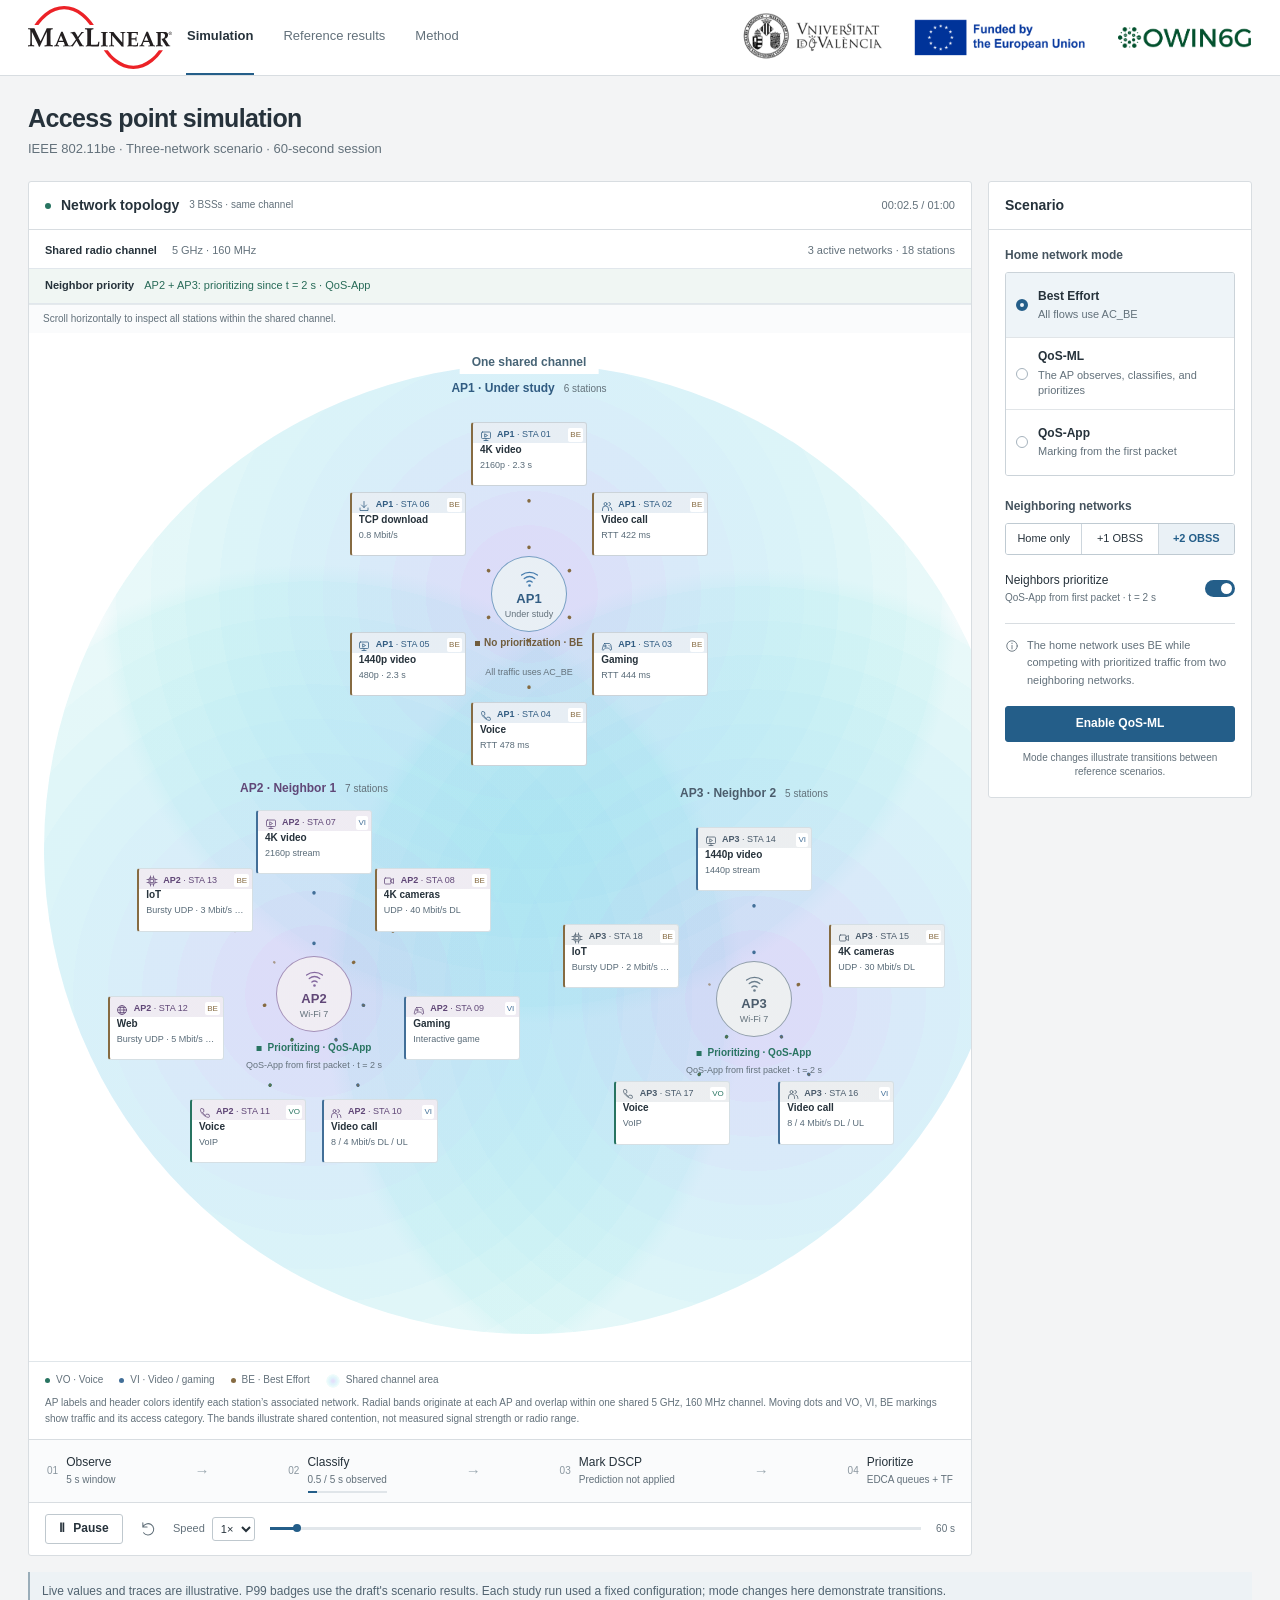
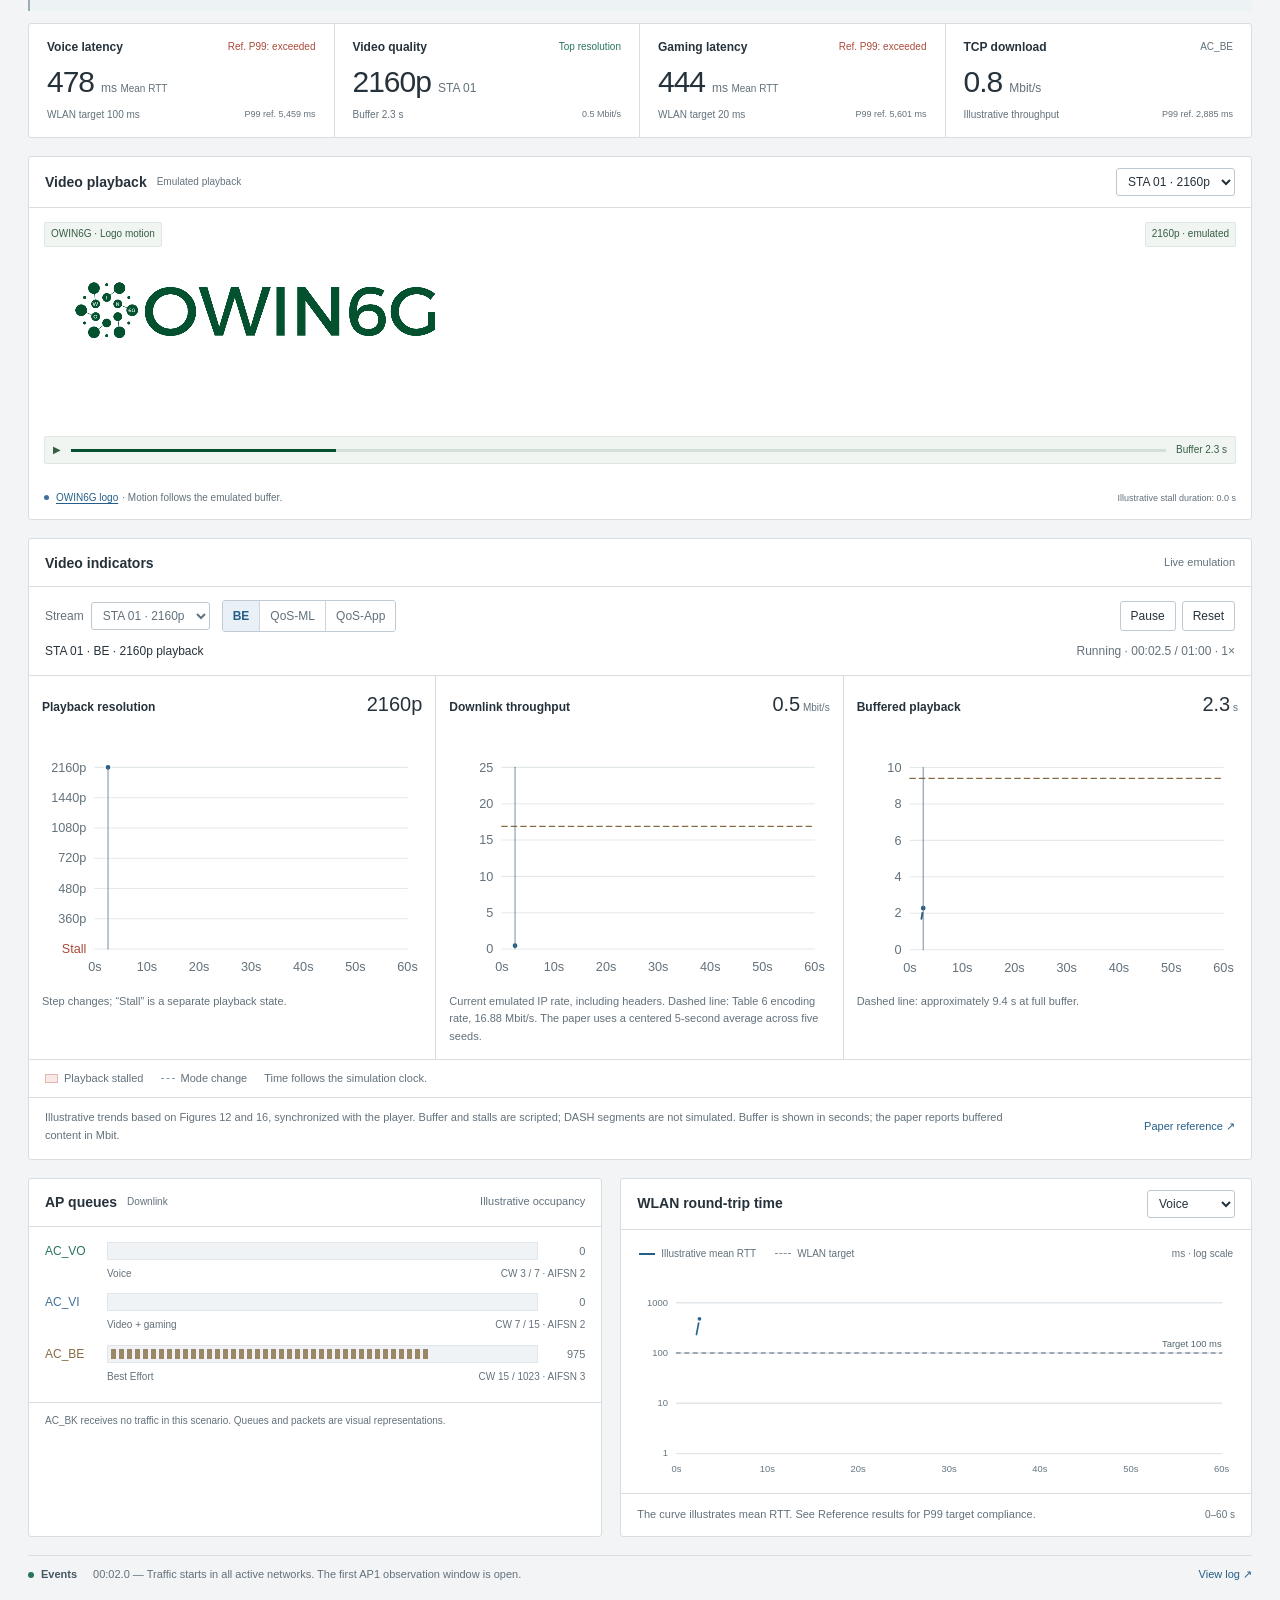
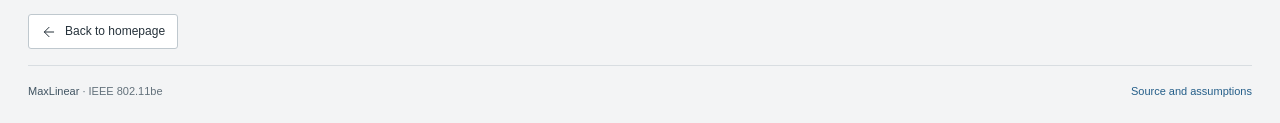
<file: edca-lab/index.html>
<!doctype html>
<html lang="en">
<head>
  <meta charset="UTF-8"><meta name="viewport" content="width=device-width, initial-scale=1">
  <meta name="theme-color" content="#f4f5f6"><meta name="description" content="Interactive emulation of traffic classification and EDCA at an IEEE 802.11be access point, with reference results for voice, video, gaming, and bulk traffic.">
  <title>MaxLinear — Access point simulation</title>
  <link rel="canonical" href="https://fr-researcher.github.io/edca-lab/">
  <link rel="icon" href="data:image/svg+xml,%3Csvg xmlns='http://www.w3.org/2000/svg' viewBox='0 0 40 40'%3E%3Crect width='40' height='40' rx='4' fill='%232f5d83'/%3E%3Cpath d='M8 16Q20 5 32 16M12 22Q20 14 28 22M17 28Q20 25 23 28' fill='none' stroke='%23ffffff' stroke-width='3'/%3E%3C/svg%3E">
  <link rel="stylesheet" href="styles.css?v=20261007-wireless">
  <link rel="stylesheet" href="topology-layout.css?v=20261007-shared-channel">
  <link rel="stylesheet" href="video-results.css?v=20261007-reference-clean">
  <link rel="stylesheet" href="video-live.css?v=20261007-live-video">
</head>
<body>
  <svg class="icon-defs" aria-hidden="true"><defs>
    <symbol id="i-wifi" viewBox="0 0 24 24"><path d="M3 8a15 15 0 0 1 18 0M6 12a10 10 0 0 1 12 0M9 16a5 5 0 0 1 6 0"/><circle cx="12" cy="20" r=".8"/></symbol>
    <symbol id="i-lab" viewBox="0 0 24 24"><path d="M4 4h6v6H4zM14 4h6v6h-6zM4 14h6v6H4zM14 14h6v6h-6z"/></symbol>
    <symbol id="i-chart" viewBox="0 0 24 24"><path d="M4 3v17h17M8 15l4-5 4 3 5-8"/></symbol>
    <symbol id="i-book" viewBox="0 0 24 24"><path d="M12 5v16M12 5Q6 2 3 4v15q4-2 9 2 5-4 9-2V4q-4-2-9 1Z"/></symbol>
    <symbol id="i-video" viewBox="0 0 24 24"><rect x="3" y="4" width="18" height="13" rx="2"/><path d="m10 8 5 3-5 3ZM8 21h8M12 17v4"/></symbol>
    <symbol id="i-phone" viewBox="0 0 24 24"><path d="m5 3 4 1 1 5-3 2q2 4 6 6l2-3 5 1 1 4c-1 6-19-5-18-13Z"/></symbol>
    <symbol id="i-game" viewBox="0 0 24 24"><path d="M7 7h10q3 0 4 9t-6 0H9q-8 9-6 0T7 7ZM6 12h5M8.5 9.5v5M16 11h.1M18 14h.1"/></symbol>
    <symbol id="i-download" viewBox="0 0 24 24"><path d="M12 3v12m-5-5 5 5 5-5M4 16v5h16v-5"/></symbol>
    <symbol id="i-users" viewBox="0 0 24 24"><circle cx="9" cy="8" r="3"/><path d="M3 21v-3a6 6 0 0 1 12 0v3M16 5a3 3 0 0 1 0 6m2 3q4 0 4 7"/></symbol>
    <symbol id="i-arrow" viewBox="0 0 24 24"><path d="M4 12h16m-6-6 6 6-6 6"/></symbol>
    <symbol id="i-reset" viewBox="0 0 24 24"><path d="M4 10a8 8 0 1 1 1 8M4 4v6h6"/></symbol>
    <symbol id="i-bolt" viewBox="0 0 24 24"><path d="m14 2-9 12h7l-2 8 9-12h-7Z"/></symbol>
    <symbol id="i-info" viewBox="0 0 24 24"><circle cx="12" cy="12" r="9"/><path d="M12 11v6M12 7v1"/></symbol>
    <symbol id="i-camera" viewBox="0 0 24 24"><rect x="3" y="6" width="13" height="12" rx="2"/><path d="m16 10 5-3v10l-5-3Z"/></symbol>
    <symbol id="i-globe" viewBox="0 0 24 24"><circle cx="12" cy="12" r="9"/><ellipse cx="12" cy="12" rx="4" ry="9"/><path d="M3 12h18M5 7h14M5 17h14"/></symbol>
    <symbol id="i-chip" viewBox="0 0 24 24"><rect x="6" y="6" width="12" height="12" rx="2"/><path d="M9 2v4m6-4v4M9 18v4m6-4v4M2 9h4m-4 6h4m12-6h4m-4 6h4"/><rect x="9" y="9" width="6" height="6"/></symbol>
  </defs></svg>
  <div class="workspace">
    <header class="topbar">
      <a href="#" class="wordmark header-logo maxlinear-logo" aria-label="MaxLinear"><img src="assets/maxlinear-official.svg" alt="MaxLinear" width="531" height="231"></a>
      <div class="top-tabs" role="tablist" aria-label="Views"><button role="tab" aria-selected="true" data-view="lab" class="active">Simulation</button><button role="tab" aria-selected="false" data-view="compare">Reference results</button><button role="tab" aria-selected="false" data-view="method">Method</button></div>
      <div class="header-logos" aria-label="Organizations and funding">
        <a class="header-logo valencia-logo" href="https://www.uv.es/" target="_blank" rel="noopener noreferrer" aria-label="Universitat de València website"><img src="assets/universitat-valencia-seal.png" alt="Universitat de València" width="225" height="92"></a>
        <span class="header-logo eu-logo"><img src="assets/eu-funding-logo.png" alt="Funded by the European Union" width="466" height="104"></span>
        <a class="header-logo owin6g-logo" href="https://owin6g.eu/" target="_blank" rel="noopener noreferrer" aria-label="OWIN6G website"><span class="owin6g-mark" role="img" aria-label="OWIN6G"></span></a>
      </div>
    </header>
    <main>
      <div class="page-heading">
        <div><h1>Access point simulation</h1><p>IEEE 802.11be · Three-network scenario · 60-second session</p></div>
      </div>

      <section id="view-lab" class="view active" aria-label="Live lab">
        <div class="lab-grid">
          <section class="panel network-panel">
            <div class="panel-heading"><div><span class="status-dot" id="live-dot"></span><h2>Network topology</h2><span class="mini-tag" id="topology-count">Three BSSs</span></div><span class="mono muted" id="clock">00:00.0 / 01:00</span></div>
            <div class="shared-channel-bar"><strong>Shared radio channel</strong><span>5 GHz · 160 MHz</span><span id="active-network-count">3 networks · 18 stations</span></div>
            <div class="neighbor-priority-line"><strong>Neighbor priority</strong><span id="neighbor-priority-summary">Waiting for traffic · starts at t = 2 s</span></div>
            <div class="topology-scroll-hint">Scroll horizontally to inspect all stations within the shared channel.</div>
            <div class="topology-scroll" tabindex="0" aria-label="Active networks within one shared radio channel; scroll horizontally if needed">
              <div class="three-networks" id="network" data-network-count="3">
                <div class="shared-channel-boundary" aria-hidden="true"><div class="shared-channel-field"><i class="channel-bands channel-ap1"></i><i class="channel-bands channel-ap2"></i><i class="channel-bands channel-ap3"></i></div><span>One shared channel</span></div>
                <section class="bss" id="ap2" aria-labelledby="ap2-title"></section>
                <section class="bss bss-home" id="home-bss" aria-labelledby="home-bss-title">
                  <header class="bss-heading"><h3 id="home-bss-title">AP1 · Under study</h3><span>6 stations</span></header>
                  <div class="bss-state" id="network-mode">No prioritization · BE</div>
                  <p class="bss-timing" id="home-priority-timing">All traffic uses AC_BE</p>
                  <div class="bss-diagram">
                    <div class="radio-coverage" aria-hidden="true"><i></i><i></i></div>
                    <svg class="bss-links" viewBox="0 0 360 360" aria-hidden="true"><g class="moving-wires" id="moving-wires"></g></svg>
                    <div class="ap-node"><svg><use href="#i-wifi"/></svg><strong>AP1</strong><small>Under study</small></div>
                    <div class="bss-stations"><div class="station" data-station="sta1"><span class="station-icon violet"><svg><use href="#i-video"/></svg></span><div><small><b class="station-ap">AP1</b> · STA 01</small><strong>4K video</strong><span class="station-stat">Waiting for traffic</span></div><span class="ac-tag">BE</span></div><div class="station" data-station="sta2"><span class="station-icon blue"><svg><use href="#i-users"/></svg></span><div><small><b class="station-ap">AP1</b> · STA 02</small><strong>Video call</strong><span class="station-stat">Waiting for traffic</span></div><span class="ac-tag">BE</span></div><div class="station" data-station="sta3"><span class="station-icon blue"><svg><use href="#i-game"/></svg></span><div><small><b class="station-ap">AP1</b> · STA 03</small><strong>Gaming</strong><span class="station-stat">Waiting for traffic</span></div><span class="ac-tag">BE</span></div><div class="station" data-station="sta4"><span class="station-icon lime"><svg><use href="#i-phone"/></svg></span><div><small><b class="station-ap">AP1</b> · STA 04</small><strong>Voice</strong><span class="station-stat">Waiting for traffic</span></div><span class="ac-tag">BE</span></div><div class="station" data-station="sta5"><span class="station-icon violet"><svg><use href="#i-video"/></svg></span><div><small><b class="station-ap">AP1</b> · STA 05</small><strong>1440p video</strong><span class="station-stat">Waiting for traffic</span></div><span class="ac-tag">BE</span></div><div class="station" data-station="sta6"><span class="station-icon amber"><svg><use href="#i-download"/></svg></span><div><small><b class="station-ap">AP1</b> · STA 06</small><strong>TCP download</strong><span class="station-stat">Waiting for traffic</span></div><span class="ac-tag">BE</span></div></div>
                  </div>
                  <p class="bss-note" id="ap-caption">No priority marking</p>
                </section>
                <section class="bss" id="ap3" aria-labelledby="ap3-title"></section>
              </div>
            </div>
            <div class="topology-legend"><span><i class="ac-vo"></i>VO · Voice</span><span><i class="ac-vi"></i>VI · Video / gaming</span><span><i class="ac-be"></i>BE · Best Effort</span><span class="coverage-key"><i></i>Shared channel area</span></div>
            <p class="topology-note">AP labels and header colors identify each station’s associated network. Radial bands originate at each AP and overlap within one shared 5 GHz, 160 MHz channel. Moving dots and VO, VI, BE markings show traffic and its access category. The bands illustrate shared contention, not measured signal strength or radio range.</p>
            <div class="pipeline" aria-label="AP1 processing pipeline"><div><span class="step-number">01</span><span>Observe<span class="pipe-note">5 s window</span></span></div><span class="pipe-arrow">→</span><div id="classifier-stage"><span class="step-number">02</span><span>Classify<span class="pipe-note" id="classifier-note">7 features</span></span><div class="class-progress"><i id="class-progress"></i></div></div><span class="pipe-arrow">→</span><div><span class="step-number">03</span><span>Mark DSCP<span class="pipe-note" id="mark-note">Open loop</span></span></div><span class="pipe-arrow">→</span><div><span class="step-number">04</span><span>Prioritize<span class="pipe-note">EDCA queues + TF</span></span></div></div>
            <div class="transport"><div class="transport-buttons"><button id="play" class="button play" aria-label="Pause simulation">Ⅱ <span>Pause</span></button><button id="reset" class="icon-button" aria-label="Reset simulation" title="Reset"><svg><use href="#i-reset"/></svg></button><div class="speed-control"><label for="speed">Speed</label><select id="speed"><option value="1">1×</option><option value="2">2×</option><option value="4">4×</option></select></div></div><div class="timeline"><i id="timeline-progress"></i><span id="timeline-marker"></span></div><span class="mono muted">60 s</span></div>
          </section>

          <aside class="panel controls">
            <div class="panel-heading"><h2>Scenario</h2></div>
            <div class="control-body"><label class="control-label">Home network mode</label>
              <div class="mode-options" role="group" aria-label="Home network mode">
                <button data-mode="BE" class="mode-option active"><span class="radio-indicator"></span><span><strong>Best Effort</strong><small>All flows use AC_BE</small></span><span class="mode-code">BE</span></button>
                <button data-mode="QoS-ML" class="mode-option"><span class="radio-indicator"></span><span><strong>QoS-ML</strong><small>The AP observes, classifies, and prioritizes</small></span><span class="mode-code lime-text">ML</span></button>
                <button data-mode="QoS-App" class="mode-option"><span class="radio-indicator"></span><span><strong>QoS-App</strong><small>Marking from the first packet</small></span><span class="mode-code">APP</span></button>
              </div>
              <label class="control-label">Neighboring networks</label><div class="segment-control" role="group" aria-label="Number of neighboring networks"><button data-obss="0">Home only</button><button data-obss="1">+1 OBSS</button><button data-obss="2" class="active">+2 OBSS</button></div>
              <div class="toggle-row"><span>Neighbors prioritize<small>QoS-App from first packet · t = 2 s</small></span><button id="neighbor-toggle" class="toggle on" role="switch" aria-checked="true" aria-label="Neighbors prioritize"><i></i></button></div>
              <div class="scenario-insight"><svg><use href="#i-info"/></svg><p id="scenario-insight">The home network uses BE to compete with prioritized traffic from two neighboring networks.</p></div>
              <button id="activate" class="button primary"><span>Enable QoS-ML</span></button>
              <span class="control-footnote">Mode changes illustrate transitions between reference scenarios.</span>
            </div>
          </aside>
        </div>

        <p class="emulation-note">Live values and traces are illustrative. P99 badges use the draft's scenario results. Each study run used a fixed configuration; mode changes here demonstrate transitions.</p>
        <div class="metrics-grid">
          <article class="metric-card"><div class="metric-top"><span><svg><use href="#i-phone"/></svg>Voice latency</span><span class="metric-status" id="voice-status">Starting</span></div><div class="metric-value"><strong id="voice-value">—</strong><span>ms <small>Mean RTT</small></span><svg class="spark" id="voice-spark" viewBox="0 0 100 32" aria-hidden="true"></svg></div><div class="metric-bottom"><span>WLAN target <b>100 ms</b></span><span id="voice-p99">P99 ref. —</span></div></article>
          <article class="metric-card"><div class="metric-top"><span><svg><use href="#i-video"/></svg>Video quality</span><span class="metric-status" id="video-status">Starting</span></div><div class="metric-value"><strong id="video-value">—</strong><span id="video-unit">STA 01</span><div class="quality-bars" id="quality-bars"><i></i><i></i><i></i><i></i><i></i></div></div><div class="metric-bottom"><span>Buffer <b id="video-buffer">0.0 s</b></span><span id="video-rate">0.0 Mbit/s</span></div></article>
          <article class="metric-card"><div class="metric-top"><span><svg><use href="#i-game"/></svg>Gaming latency</span><span class="metric-status" id="game-status">Starting</span></div><div class="metric-value"><strong id="game-value">—</strong><span>ms <small>Mean RTT</small></span><svg class="spark blue-text" id="game-spark" viewBox="0 0 100 32" aria-hidden="true"></svg></div><div class="metric-bottom"><span>WLAN target <b>20 ms</b></span><span id="game-p99">P99 ref. —</span></div></article>
          <article class="metric-card"><div class="metric-top"><span><svg><use href="#i-download"/></svg>TCP download</span><span class="metric-status neutral">AC_BE</span></div><div class="metric-value"><strong id="bulk-value">—</strong><span>Mbit/s</span><svg class="spark amber-text" id="bulk-spark" viewBox="0 0 100 32" aria-hidden="true"></svg></div><div class="metric-bottom"><span>Illustrative throughput</span><span id="bulk-p99">P99 ref. —</span></div></article>
        </div>

        <div class="detail-grid">
          <section class="panel experience"><div class="panel-heading"><div><h2>Video playback</h2><span class="mini-tag">Emulated playback</span></div><select id="video-source" aria-label="Video to display"><option value="sta1">STA 01 · 2160p</option><option value="sta5">STA 05 · 1440p</option></select></div><div class="video-scene"><canvas id="video-canvas" aria-label="Animated OWIN6G logo showing emulated video motion, resolution and stalls"></canvas><div class="video-top"><span>OWIN6G · Logo motion</span><span id="video-overlay-quality">Waiting</span></div><div class="stall-overlay" id="stall-overlay"><span class="loader"></span><strong>Loading video</strong><small>The buffer is empty</small></div><div class="video-bottom"><span class="video-play-icon">▶</span><div><i id="video-buffer-bar"></i></div><span id="video-frame-status">Buffer 0.0 s</span></div></div><div class="experience-caption"><span class="small-dot violet-bg"></span><a href="https://owin6g.eu/" target="_blank" rel="noopener noreferrer" class="logo-source">OWIN6G logo</a> · Motion follows the emulated buffer.<span id="video-summary">TCP flow · MPEG-DASH</span></div></section>
          <section class="panel video-live-panel" id="video-study-results" aria-label="Live video indicators"></section>
          <section class="panel"><div class="panel-heading"><div><h2>AP queues</h2><span class="mini-tag">Downlink</span></div><span class="muted small">Illustrative occupancy</span></div><div class="queues" id="queues"></div><div class="queue-footnote">AC_BK receives no traffic in this scenario. Queues and packets are visual representations.</div></section>
          <section class="panel latency-panel"><div class="panel-heading"><div><h2>WLAN round-trip time</h2></div><select id="chart-service" aria-label="Service shown in the latency chart"><option value="sta4">Voice</option><option value="sta3">Gaming</option><option value="sta2">Video call</option></select></div><div class="chart-labels"><span><i class="legend-line lime-bg"></i>Illustrative mean RTT</span><span><i class="legend-dash"></i>WLAN target</span><span class="mono">ms · log scale</span></div><div class="chart-wrap"><svg id="rtt-chart" viewBox="0 0 640 210" role="img" aria-label="Illustrative mean WLAN RTT in milliseconds"></svg></div><div class="chart-bottom"><span id="chart-insight">Enable QoS-ML to observe the change in priority.</span><span class="mini-tag">0–60 s</span></div></section>
        </div>
        <div class="event-log"><span class="log-label"><span class="status-dot"></span>Events</span><span id="last-event" role="status">Preparing the coexistence scenario.</span><button class="text-button" id="show-log">View log ↗</button></div>
      </section>

      <section id="view-compare" class="view" aria-label="Mode comparison">
        <div class="section-intro"><h2>Reference results</h2><p>Results reported in the draft for the selected scenario, using five random seeds. RTT and throughput are evaluated from t = 7 s. Change the scenario in the Simulation tab.</p></div>
        <div class="comparison-scenario" id="comparison-scenario"></div><div class="compare-cards" id="compare-cards"></div>
        <div class="panel comparison-table-wrap"><table class="comparison-table"><thead><tr><th>Service / metric</th><th>Best Effort</th><th>QoS-ML</th><th>QoS-App</th><th>Evaluation criterion</th></tr></thead><tbody id="comparison-rows"></tbody></table></div>
        <div class="comparison-note"><svg><use href="#i-info"/></svg><div><p>Mean RTT is the mean of the five per-seed means. P99 uses RTT samples pooled across those seeds. TCP throughput is the mean across five seeds, from t = 7 s to the last received packet. The values are rounded labels from Figures 9–11 and 13–15 of the supplied draft.</p><p>The video rate criteria are 16.88 Mbit/s for 2160p and 8.44 Mbit/s for 1440p (Table 6). The IP throughput includes protocol headers. Meeting a rate criterion alone does not establish uninterrupted playback: the highest resolution, no stalls and a stable buffer are also required (Figures 12 and 16).</p><p>These results are independent of the animated session. QoS-App is a source-marking reference, not a strict upper bound on QoS-ML performance.</p></div></div>
        <section class="panel video-study-results" id="video-paper-results" aria-label="Video study reference"></section>
        <div class="takeaway-grid"><article><h3>Latency</h3><p>With BE neighbors, QoS-ML meets all three WLAN RTT targets. With QoS-App neighbors, voice meets its target, gaming exceeds 20 ms, and video calls exceed 100 ms with two neighbors.</p></article><article><h3>Video playback</h3><p>With BE neighbors, both videos retain their maximum resolution. With QoS-App neighbors, QoS-ML restores maximum resolution after the initial observation period. QoS-App retains maximum resolution from the start.</p></article><article><h3>Throughput trade-off</h3><p>Prioritization redistributes access to the channel. With two BE neighbors, mean TCP download throughput is 49.0 Mbit/s under BE and 41.3 Mbit/s under QoS-ML.</p></article></div>
      </section>

      <section id="view-method" class="view" aria-label="Methodology and scope">
        <div class="section-intro"><h2>Method and assumptions</h2><p>The study's classification, marking, and medium-access mechanisms, illustrated in a browser.</p></div>
        <div class="method-grid"><article class="panel method-article"><span class="method-number">01</span><h3>Flow observation</h3><p>In the study, the AP groups TCP and UDP packets carrying data into bidirectional flows. Every second, it analyzes the previous 5 seconds using five packet-size features and two timing features.</p><div class="method-callout">Traffic starts: t = 2 s<br>First complete window: t = 7 s</div><p>If a flow has no traffic in the final second of the window, the AP skips reclassification and retains its previous class. This is the <b>abstain</b> rule. Classification also runs in BE, but its predictions are not applied.</p></article><article class="panel method-article"><span class="method-number">02</span><h3>Classification and DSCP marking</h3><p>XGBoost predicts the application. The AP then rewrites DSCP in subsequent downlink packets before placing them in MAC queues.</p><div class="mapping-row"><span>Voice (VoIP)</span><b class="lime-text">AC_VO</b></div><div class="mapping-row"><span>Video · Video call · Gaming</span><b class="violet-text">AC_VI</b></div><div class="mapping-row"><span>TCP download</span><b class="amber-text">AC_BE</b></div><p>QoS-App marks downlink traffic at its source from the first packet. QoS-ML waits for the first complete observation window.</p></article><article class="panel method-article"><span class="method-number">03</span><h3>TXOP scheduling</h3><p>After winning channel access through EDCA and protecting it with RTS/CTS, the AP selects the station with the longest queue in the winning AC.</p><p>The Trigger Frame requests uplink transmission from the previous STA in the pairing sequence, provided it has pending traffic. The STA responds after SIFS without contending again.</p><div class="method-callout">First DL: AC = winning AC<br>Later DL: AC ≥ winning AC<br>Uplink: AC ≥ AC_BE</div><p>Round-robin scheduling continues while time remains in the TXOP. All three modes use this scheduler.</p></article></div>
        <div class="method-details"><article class="panel method-article"><h3>Study configuration</h3><dl class="spec-list"><div><dt>PHY</dt><dd>802.11be · 5 GHz · 160 MHz</dd></div><div><dt>Modulation</dt><dd>Fixed MCS 5 · 1 stream · 800 ns GI</dd></div><div><dt>Theoretical PHY rate</dt><dd>576.5 Mbit/s</dd></div><div><dt>Channel</dt><dd>No channel loss or hidden nodes</dd></div><div><dt>Scenarios</dt><dd>Home: 6 STA · AP2: 7 · AP3: 5</dd></div><div><dt>Duration</dt><dd>60 s · study metrics from t = 7 s</dd></div></dl></article><article class="panel method-article"><h3>EDCA parameters</h3><table class="edca-table"><thead><tr><th>AC</th><th>CWmin</th><th>CWmax</th><th>AIFSN</th><th>TXOP</th></tr></thead><tbody><tr><td class="lime-text">VO</td><td>3</td><td>7</td><td>2</td><td>2080 µs</td></tr><tr><td class="violet-text">VI</td><td>7</td><td>15</td><td>2</td><td>4096 µs</td></tr><tr><td class="amber-text">BE</td><td>15</td><td>1023</td><td>3</td><td>2528 µs</td></tr><tr><td>BK</td><td>15</td><td>1023</td><td>7</td><td>—</td></tr></tbody></table></article></div>
        <article class="scope-note"><svg><use href="#i-book"/></svg><div><h3>Scope of this emulation</h3><p>Based on the draft <cite>Enabling EDCA through machine learning at the access point in IEEE 802.11be WLANs</cite>, file “ML-activated EDCA_Draft_Final.pdf”, Sections 3–5 and Tables 5–6. The study uses ns-3.40 and an XGBoost classifier coupled through ns3-ai. This browser model illustrates the mechanisms and reported trends; it does not run ns-3 or a trained classifier. Each study run uses a fixed configuration. Switching modes during a session is an illustrative transition added for this demonstration.</p><p>Packets, queues, RTT traces, throughput, and video playback are synthetic. The live RTT curve illustrates variation around the reported mean; it is not computed from packet measurements. Reference P99 values come from the draft and are independent of the live traces. RTT covers the WLAN segment, not the full delay of a call. The visualization does not decode real video or measure your Wi-Fi. The original logo from the <a href="https://owin6g.eu/" target="_blank" rel="noopener noreferrer" class="logo-source">OWIN6G project website</a> is animated locally to illustrate video playback.</p><p>This emulation assumes correct AC assignment, consistent with the evaluated runs. The reported 99.6% accuracy applies to the classifier test set and is not used as an error probability here. In QoS-App, video TCP ACKs use AC_VI; all other uplink traffic remains in AC_BE.</p></div></article>
      </section>
      <div class="return-navigation"><a class="button subtle" href="https://fr-researcher.github.io/"><svg aria-hidden="true" viewBox="0 0 24 24"><path d="M19 12H5m7-7-7 7 7 7"/></svg>Back to homepage</a></div>
      <footer><span><span class="footer-brand">MaxLinear</span> · IEEE 802.11be</span><button data-view="method" class="text-button">Source and assumptions</button></footer>
    </main>
  </div>
  <dialog id="log-dialog"><div class="panel-heading"><h2>Session log</h2><button class="icon-button" id="close-log" aria-label="Close log">×</button></div><div id="log-entries"></div><div class="dialog-footer">Illustrative model events · simulation time</div></dialog>
  <script type="module" src="app.js?v=20261007-shared-channel"></script>
</body></html>
</file>
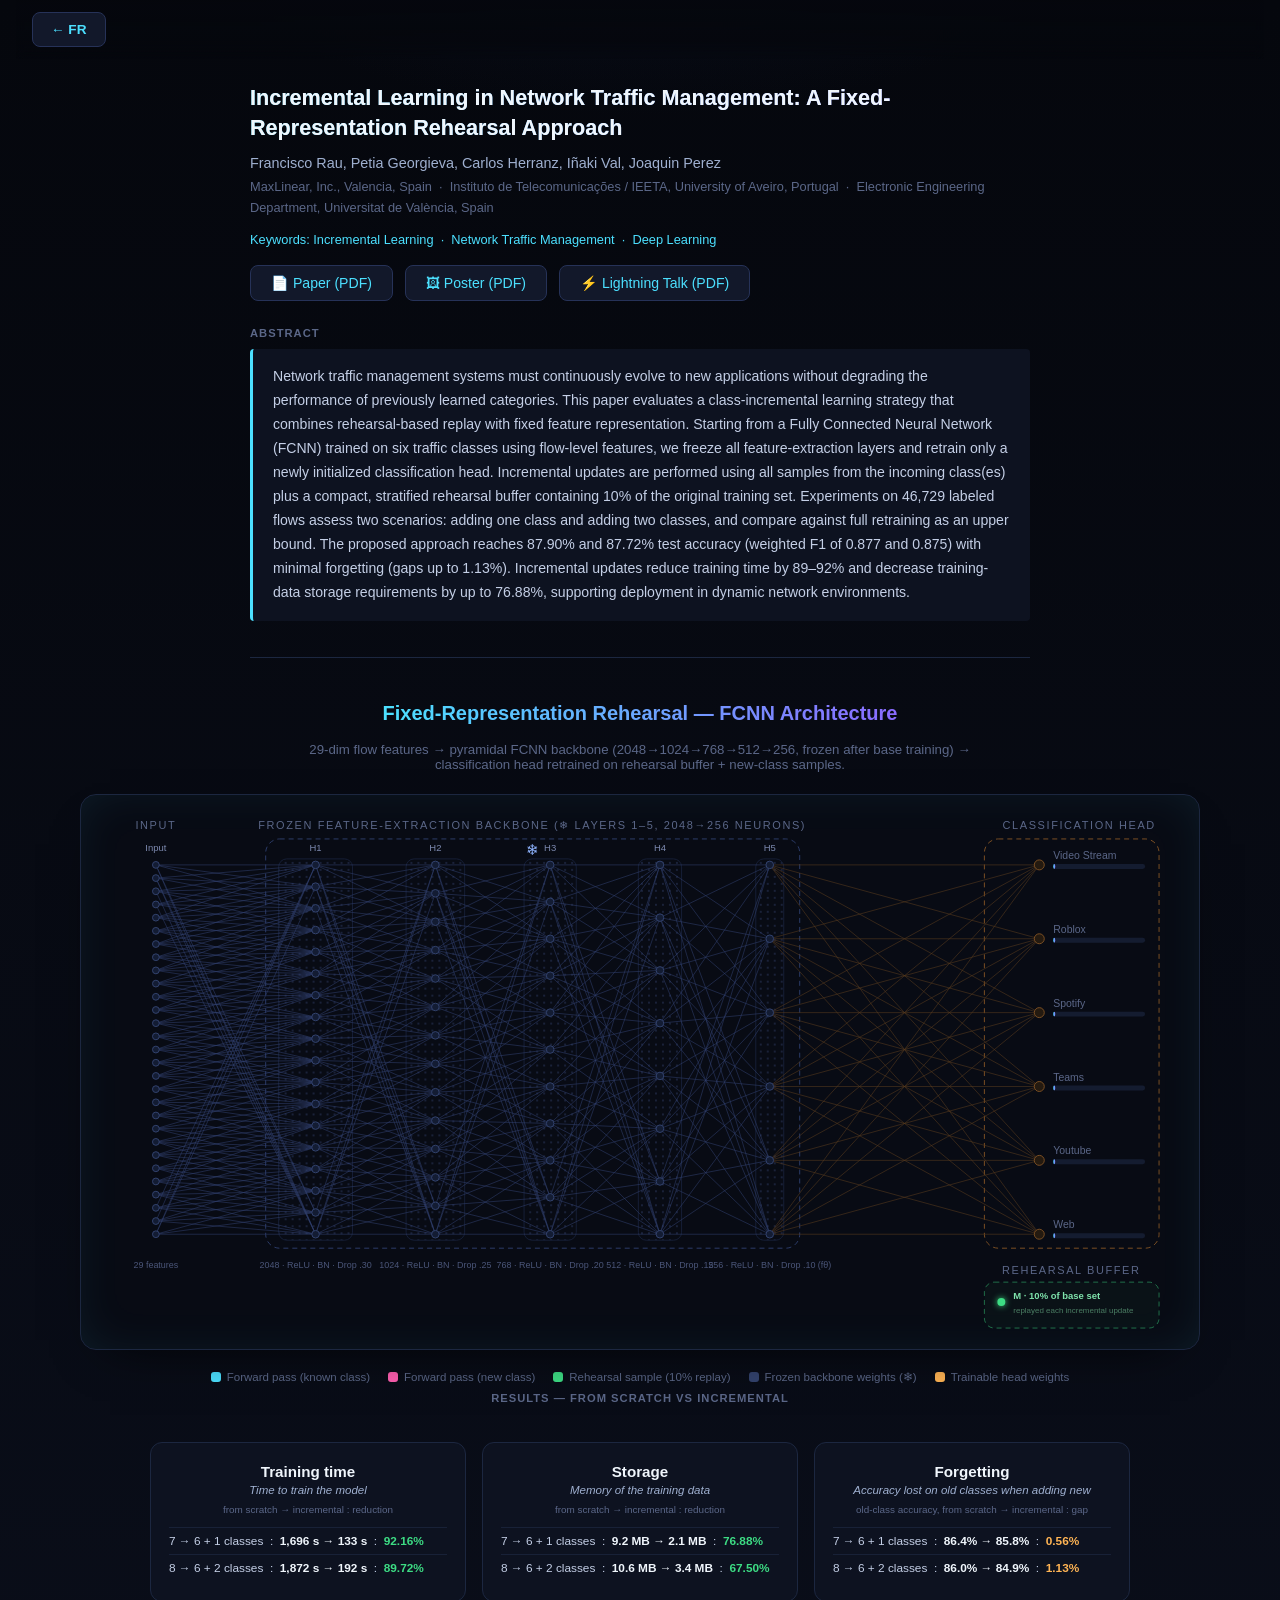
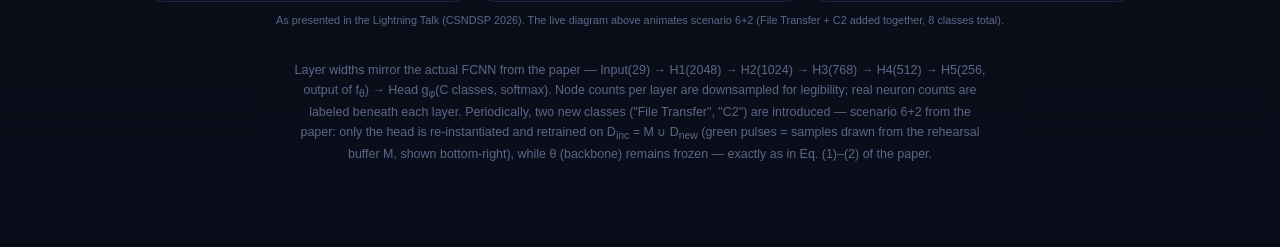
<file: assets/papers/il_network_traffic_management.html>
<!DOCTYPE html>
<html lang="en">
<head>
<meta charset="UTF-8" />
<meta name="viewport" content="width=device-width, initial-scale=1.0" />
<title>Incremental Learning in Network Traffic Management</title>
<style>
  :root{
    --bg:#05070d; --bg2:#0a0e1a;
    --cyan:#4ce0ff; --violet:#8a6bff; --pink:#ff5fb0; --green:#3ddc84; --amber:#ffb454;
    --text:#dbe4ff; --dim:#5b6788;
  }
  *{box-sizing:border-box;}
  body{
    margin:0; min-height:100vh; background:
      radial-gradient(ellipse 900px 500px at 50% -10%, #14224a55, transparent 60%),
      linear-gradient(180deg,var(--bg),var(--bg2));
    color:var(--text); font-family:'Segoe UI',Inter,Arial,sans-serif;
    display:flex; flex-direction:column; align-items:center; padding:40px 16px 70px;
  }
  h1{font-size:1.25rem; font-weight:700; margin:0 0 4px; text-align:center;
     background:linear-gradient(90deg,var(--cyan),var(--violet)); -webkit-background-clip:text; background-clip:text; color:transparent;}
  .sub{color:var(--dim); font-size:.83rem; margin-bottom:22px; text-align:center; max-width:680px;}

  .home-nav{position:sticky; top:0; z-index:20; width:100%; display:flex; justify-content:flex-start;
    padding:12px 16px; margin:-40px -16px 24px; background:linear-gradient(180deg,#05070dee,#05070dcc 70%,transparent);
    backdrop-filter:blur(6px);}
  .home-btn{display:inline-flex; align-items:center; gap:7px; padding:9px 18px; border-radius:8px;
    border:1px solid #263258; background:#12182a; color:var(--cyan); text-decoration:none; font-size:.85rem; font-weight:600;}
  .home-btn:hover{background:#1a2338; border-color:var(--cyan);}

  .stage{
    position:relative; width:100%; max-width:1120px;
    border:1px solid #1c2740; border-radius:16px; background:#080b14;
    box-shadow:0 0 60px -20px #4ce0ff22 inset, 0 20px 50px -30px #000;
    padding:10px 0 0;
  }

  svg{display:block; width:100%; height:auto;}

  .zone-label{font-size:11px; fill:var(--dim); letter-spacing:1.6px; text-transform:uppercase;}
  .layer-tag{font-size:9.5px; fill:#7d8ab0;}
  .layer-count{font-size:9px; fill:#4a5578;}

  .edge{stroke:#26325a; stroke-width:1; opacity:.55;}
  .edge.backbone{stroke:#31406e;}
  .edge.head{stroke:#5a3d1f;}

  .pulse-edge{stroke:var(--cyan); stroke-width:1.6; filter:drop-shadow(0 0 3px var(--cyan)); opacity:0;}
  .pulse-edge.pink{stroke:var(--pink); filter:drop-shadow(0 0 3px var(--pink));}
  .pulse-edge.green{stroke:var(--green); filter:drop-shadow(0 0 3px var(--green));}

  .buffer-box{fill:#3ddc8408; stroke:#3ddc8477; stroke-width:1; stroke-dasharray:5 4;}
  .buffer-box.active{animation:bufferGlow .7s ease;}
  @keyframes bufferGlow{0%{fill:#3ddc8408}40%{fill:#3ddc8433}100%{fill:#3ddc8408}}
  .buffer-dot{fill:var(--green); filter:drop-shadow(0 0 3px var(--green));}
  .buffer-label{font-size:9.5px; fill:#7fe3ac; font-weight:600;}
  .buffer-sub{font-size:8px; fill:#4a7d63;}

  .node{fill:#131c33; stroke:#33436e; stroke-width:1;}
  .node.lit{animation:nodeLit .55s ease forwards;}
  @keyframes nodeLit{0%{fill:#131c33; stroke:#33436e;}30%{fill:#bfeeff; stroke:#4ce0ff;}100%{fill:#131c33; stroke:#33436e;}}
  .node.head-node{fill:#241a10; stroke:#7a4f24;}
  .node.head-node.lit{animation:nodeLitHead .55s ease forwards;}
  @keyframes nodeLitHead{0%{fill:#241a10; stroke:#7a4f24;}30%{fill:#ffe2b3; stroke:#ffb454;}100%{fill:#241a10; stroke:#7a4f24;}}

  .frozen-box{fill:none; stroke:#2c3c68; stroke-width:1; stroke-dasharray:5 4;}
  .head-box{fill:none; stroke:#7a4f24; stroke-width:1; stroke-dasharray:5 4;}
  .snow{font-size:15px; fill:#8fb4ff;}

  .out-row{font-size:10.5px; fill:var(--dim);}
  .out-row.active{fill:#fff;}
  .bar-bg{fill:#141c30;}
  .bar-fill{fill:url(#barGrad); transition:width .35s ease;}
  .bar-fill.pink{fill:url(#barGradPink);}

  .banner{
    position:absolute; top:50%; left:50%; transform:translate(-50%,-50%) scale(.85);
    background:#0a0f1dee; border:1px solid var(--pink); border-radius:14px;
    padding:16px 26px; text-align:center; z-index:10; opacity:0; pointer-events:none;
    box-shadow:0 0 40px -6px var(--pink); max-width:420px;
  }
  .banner .big{font-size:1.05rem; font-weight:800; color:#fff; margin-bottom:4px;}
  .banner .small{font-size:.72rem; color:#ffb9dd; line-height:1.5;}
  .banner.show{animation:bannerShow 3s ease forwards;}
  @keyframes bannerShow{
    0%{opacity:0; transform:translate(-50%,-50%) scale(.85);}
    10%{opacity:1; transform:translate(-50%,-50%) scale(1);}
    85%{opacity:1; transform:translate(-50%,-50%) scale(1);}
    100%{opacity:0; transform:translate(-50%,-50%) scale(.92);}
  }

  .legend{display:flex; flex-wrap:wrap; gap:18px; margin-top:20px; font-size:.72rem; color:var(--dim); max-width:920px; justify-content:center;}
  .legend span{display:inline-flex; align-items:center; gap:6px;}
  .legend i{width:10px; height:10px; border-radius:3px; display:inline-block;}

  .results{display:grid; grid-template-columns:repeat(3,1fr); gap:16px; margin-top:28px; width:100%; max-width:980px;}
  @media (max-width:760px){ .results{grid-template-columns:1fr;} }
  .result-card{background:#0d1220; border:1px solid #1c2740; border-radius:12px; padding:20px 18px; text-align:center;}
  .result-card h4{font-size:.95rem; font-weight:700; color:#f0f6fc; margin:0 0 4px;}
  .result-card .rc-sub{font-style:italic; font-size:.72rem; color:#9fb0d0; margin-bottom:8px;}
  .result-card .rc-format{font-size:.62rem; color:var(--dim); margin-bottom:12px;}
  .result-row{font-size:.74rem; color:#c4cfe6; padding:6px 0; border-top:1px solid #182137; text-align:left;}
  .result-row:first-of-type{border-top:none;}
  .result-row b{color:#f0f6fc;}
  .result-row .pct{font-weight:800; color:var(--green);}
  .result-row .pct.warn{color:var(--amber);}

  .caption{max-width:700px; text-align:center; color:var(--dim); font-size:.78rem; margin-top:24px; line-height:1.6;}

  /* ---- paper header: title / authors / abstract / buttons ---- */
  .paper-header{max-width:780px; width:100%; margin-bottom:44px; padding-bottom:36px; border-bottom:1px solid #1c2740;}
  .paper-title{font-size:1.35rem; font-weight:700; line-height:1.4; color:#f0f6fc; margin:0 0 12px; text-align:left;}
  .paper-authors{color:#9fb0d0; font-size:.9rem; margin-bottom:6px;}
  .paper-affiliation{color:var(--dim); font-size:.8rem; margin-bottom:14px; line-height:1.6;}
  .paper-keywords{font-size:.8rem; color:var(--cyan); margin-bottom:18px;}
  .paper-links{display:flex; gap:12px; margin-bottom:26px; flex-wrap:wrap;}
  .paper-links a{padding:9px 20px; background:#12182a; border:1px solid #263258; border-radius:8px; color:var(--cyan); text-decoration:none; font-size:.88rem;}
  .paper-links a:hover{background:#1a2338; border-color:var(--cyan);}
  .paper-section-title{font-size:.7rem; font-weight:700; text-transform:uppercase; letter-spacing:.09em; color:var(--dim); margin:0 0 10px;}
  .paper-abstract{background:#0d1220; border-left:3px solid var(--cyan); border-radius:4px; padding:16px 20px; font-size:.88rem; color:#c4cfe6; line-height:1.7;}
</style>
</head>
<body>

  <div class="home-nav">
    <a href="../../index.html" class="home-btn">&larr; FR</a>
  </div>

  <div class="paper-header">
    <h1 class="paper-title">Incremental Learning in Network Traffic Management: A Fixed-Representation Rehearsal Approach</h1>
    <div class="paper-authors">Francisco Rau, Petia Georgieva, Carlos Herranz, Iñaki Val, Joaquin Perez</div>
    <div class="paper-affiliation">
      MaxLinear, Inc., Valencia, Spain &nbsp;·&nbsp;
      Instituto de Telecomunicações / IEETA, University of Aveiro, Portugal &nbsp;·&nbsp;
      Electronic Engineering Department, Universitat de València, Spain
    </div>
    <div class="paper-keywords">Keywords: Incremental Learning &nbsp;·&nbsp; Network Traffic Management &nbsp;·&nbsp; Deep Learning</div>

    <div class="paper-links">
      <a href="paper_IL_Network_Traffic_Management.pdf" target="_blank">📄 Paper (PDF)</a>
      <a href="poster_IL_Network_Traffic_Management.pdf" target="_blank">🖼 Poster (PDF)</a>
      <a href="LightningTalk_IL_Network_Traffic_Management.pdf" target="_blank">⚡ Lightning Talk (PDF)</a>
    </div>

    <div class="paper-section-title">Abstract</div>
    <div class="paper-abstract">
      Network traffic management systems must continuously evolve to new applications without degrading the performance of previously learned categories. This paper evaluates a class-incremental learning strategy that combines rehearsal-based replay with fixed feature representation. Starting from a Fully Connected Neural Network (FCNN) trained on six traffic classes using flow-level features, we freeze all feature-extraction layers and retrain only a newly initialized classification head. Incremental updates are performed using all samples from the incoming class(es) plus a compact, stratified rehearsal buffer containing 10% of the original training set. Experiments on 46,729 labeled flows assess two scenarios: adding one class and adding two classes, and compare against full retraining as an upper bound. The proposed approach reaches 87.90% and 87.72% test accuracy (weighted F1 of 0.877 and 0.875) with minimal forgetting (gaps up to 1.13%). Incremental updates reduce training time by 89–92% and decrease training-data storage requirements by up to 76.88%, supporting deployment in dynamic network environments.
    </div>
  </div>

  <h1>Fixed-Representation Rehearsal — FCNN Architecture</h1>
  <p class="sub">29-dim flow features → pyramidal FCNN backbone (2048→1024→768→512→256, frozen after base training) → classification head retrained on rehearsal buffer + new-class samples.</p>

  <div class="stage">
    <svg viewBox="0 0 1120 545" xmlns="http://www.w3.org/2000/svg" id="svgRoot">
      <defs>
        <linearGradient id="barGrad" x1="0" y1="0" x2="1" y2="0">
          <stop offset="0%" stop-color="#4ce0ff"/><stop offset="100%" stop-color="#8a6bff"/>
        </linearGradient>
        <linearGradient id="barGradPink" x1="0" y1="0" x2="1" y2="0">
          <stop offset="0%" stop-color="#ff5fb0"/><stop offset="100%" stop-color="#ff9d5c"/>
        </linearGradient>
        <pattern id="neuronPattern" width="7" height="7" patternUnits="userSpaceOnUse">
          <circle cx="2" cy="2" r="0.9" fill="#3d4d80"/>
        </pattern>
        <linearGradient id="shimmerGrad" x1="0" y1="0" x2="0" y2="1">
          <stop offset="0%" stop-color="#4ce0ff" stop-opacity="0"/>
          <stop offset="45%" stop-color="#4ce0ff" stop-opacity="0"/>
          <stop offset="50%" stop-color="#bfeeff" stop-opacity=".55"/>
          <stop offset="55%" stop-color="#4ce0ff" stop-opacity="0"/>
          <stop offset="100%" stop-color="#4ce0ff" stop-opacity="0"/>
        </linearGradient>
      </defs>

      <g id="denseLayer"></g>

      <!-- zone labels -->
      <text x="75" y="24" text-anchor="middle" class="zone-label">Input</text>
      <text x="452" y="24" text-anchor="middle" class="zone-label">Frozen Feature-Extraction Backbone (❄ layers 1–5, 2048→256 neurons)</text>
      <text x="1000" y="24" text-anchor="middle" class="zone-label">Classification Head</text>

      <!-- frozen backbone bounding box -->
      <rect class="frozen-box" x="185" y="34" width="535" height="410" rx="14"></rect>
      <text x="452" y="50" text-anchor="middle" class="snow">❄</text>

      <!-- head bounding box -->
      <rect class="head-box" id="headBox" x="905" y="34" width="175" height="410" rx="14"></rect>

      <!-- rehearsal buffer: M, 10% stratified sample of the base training set -->
      <text x="992" y="470" text-anchor="middle" class="zone-label">Rehearsal Buffer</text>
      <rect class="buffer-box" id="bufferBox" x="905" y="478" width="175" height="46" rx="10"></rect>
      <circle cx="922" cy="498" r="4" class="buffer-dot"></circle>
      <text x="934" y="495" class="buffer-label">M · 10% of base set</text>
      <text x="934" y="509" class="buffer-sub">replayed each incremental update</text>

      <g id="edgesBackbone"></g>
      <g id="edgesHead"></g>
      <g id="pulseLayer"></g>
      <g id="nodesLayer"></g>
      <g id="outputLayer"></g>

    </svg>

    <div class="banner" id="banner">
      <div class="big">⚡ New classes arrive: File Transfer + C2</div>
      <div class="small">Backbone (layers 1–5) stays frozen · 2 new output neurons initialized · head retrains on the rehearsal buffer (M) + new-class samples (scenario 6+2, 8 classes)</div>
    </div>
  </div>

  <div class="legend">
    <span><i style="background:#4ce0ff"></i> Forward pass (known class)</span>
    <span><i style="background:#ff5fb0"></i> Forward pass (new class)</span>
    <span><i style="background:#3ddc84"></i> Rehearsal sample (10% replay)</span>
    <span><i style="background:#33436e"></i> Frozen backbone weights (❄)</span>
    <span><i style="background:#ffb454"></i> Trainable head weights</span>
  </div>

  <div class="paper-section-title" style="margin-top:8px;">Results — from scratch vs incremental</div>
  <div class="results">
    <div class="result-card">
      <h4>Training time</h4>
      <div class="rc-sub">Time to train the model</div>
      <div class="rc-format">from scratch → incremental : reduction</div>
      <div class="result-row">7 → 6 + 1 classes&nbsp; : &nbsp;<b>1,696 s → 133 s</b>&nbsp; : &nbsp;<span class="pct">92.16%</span></div>
      <div class="result-row">8 → 6 + 2 classes&nbsp; : &nbsp;<b>1,872 s → 192 s</b>&nbsp; : &nbsp;<span class="pct">89.72%</span></div>
    </div>

    <div class="result-card">
      <h4>Storage</h4>
      <div class="rc-sub">Memory of the training data</div>
      <div class="rc-format">from scratch → incremental : reduction</div>
      <div class="result-row">7 → 6 + 1 classes&nbsp; : &nbsp;<b>9.2 MB → 2.1 MB</b>&nbsp; : &nbsp;<span class="pct">76.88%</span></div>
      <div class="result-row">8 → 6 + 2 classes&nbsp; : &nbsp;<b>10.6 MB → 3.4 MB</b>&nbsp; : &nbsp;<span class="pct">67.50%</span></div>
    </div>

    <div class="result-card">
      <h4>Forgetting</h4>
      <div class="rc-sub">Accuracy lost on old classes when adding new</div>
      <div class="rc-format">old-class accuracy, from scratch → incremental : gap</div>
      <div class="result-row">7 → 6 + 1 classes&nbsp; : &nbsp;<b>86.4% → 85.8%</b>&nbsp; : &nbsp;<span class="pct warn">0.56%</span></div>
      <div class="result-row">8 → 6 + 2 classes&nbsp; : &nbsp;<b>86.0% → 84.9%</b>&nbsp; : &nbsp;<span class="pct warn">1.13%</span></div>
    </div>
  </div>
  <p style="text-align:center; color:var(--dim); font-size:.68rem; margin-top:12px;">
    As presented in the Lightning Talk (CSNDSP 2026). The live diagram above animates scenario 6+2 (File Transfer + C2 added together, 8 classes total).
  </p>

  <p class="caption">
    Layer widths mirror the actual FCNN from the paper —
    Input(29) → H1(2048) → H2(1024) → H3(768) → H4(512) → H5(256, output of f<sub>θ</sub>) → Head g<sub>φ</sub>(C classes, softmax).
    Node counts per layer are downsampled for legibility; real neuron counts are labeled beneath each layer.
Periodically, two new classes ("File Transfer", "C2") are introduced — scenario 6+2 from the paper: only the head is
    re-instantiated and retrained on D<sub>inc</sub> = M ∪ D<sub>new</sub> (green pulses = samples drawn from the rehearsal buffer M,
    shown bottom-right), while θ (backbone) remains frozen — exactly as in Eq. (1)–(2) of the paper.
  </p>

<script>
const svg = document.getElementById('svgRoot');
const NS = 'http://www.w3.org/2000/svg';
const edgesBackboneG = document.getElementById('edgesBackbone');
const edgesHeadG = document.getElementById('edgesHead');
const pulseLayerG = document.getElementById('pulseLayer');
const nodesLayerG = document.getElementById('nodesLayer');
const outputLayerG = document.getElementById('outputLayer');
const headBox = document.getElementById('headBox');
const banner = document.getElementById('banner');
const denseLayerG = document.getElementById('denseLayer');

// Layer definitions: x position, visual node count, real neuron count, label
function widthForReal(real){
  const minL = Math.log2(256), maxL = Math.log2(2048);
  const t = (Math.log2(real) - minL) / (maxL - minL);
  return 28 + t*46; // 28..74 px
}

const layers = [
  { x: 75,   n: 29, real: 29,   tag: 'Input',  sub: '29 features',                     dense:false },
  { x: 235,  n: 18, real: 2048, tag: 'H1',     sub: '2048 · ReLU · BN · Drop .30',      dense:true },
  { x: 355,  n: 14, real: 1024, tag: 'H2',     sub: '1024 · ReLU · BN · Drop .25',      dense:true },
  { x: 470,  n: 11, real: 768,  tag: 'H3',     sub: '768 · ReLU · BN · Drop .20',       dense:true },
  { x: 580,  n: 8,  real: 512,  tag: 'H4',     sub: '512 · ReLU · BN · Drop .15',       dense:true },
  { x: 690,  n: 6,  real: 256,  tag: 'H5',     sub: '256 · ReLU · BN · Drop .10  (fθ)', dense:true },
];
const backboneLayerCount = layers.length; // indices 0..5, edges 0-1,1-2,...4-5 are within backbone (5 edge-sets),
// edge 5->head is the trainable connection (g_phi)

const TOP = 60, BOTTOM = 430;

function layerNodeY(count){
  const ys = [];
  const usable = BOTTOM - TOP;
  for(let i=0;i<count;i++){
    ys.push(TOP + (usable/(count-1||1))*i);
  }
  return ys;
}

// classes for the output/head
let classes = [
  {name:'Video Stream', color:'#4ce0ff'},
  {name:'Roblox',       color:'#8a6bff'},
  {name:'Spotify',      color:'#3ddc84'},
  {name:'Teams',        color:'#ffb454'},
  {name:'Youtube',      color:'#4ce0ff'},
  {name:'Web',          color:'#8a6bff'},
];

let nodePositions = []; // per layer array of {x,y}
let outputPositions = [];
let layerBounds = {}; // per dense layer tag: {x,y,width,height,cx}

function flashBlock(tag, colorClass){
  const b = layerBounds[tag];
  if(!b) return;
  const color = colorClass==='pink' ? '#ff5fb0' : (colorClass==='green' ? '#3ddc84' : '#4ce0ff');
  const glow = document.createElementNS(NS,'rect');
  glow.setAttribute('x', b.x); glow.setAttribute('y', b.y);
  glow.setAttribute('width', b.width); glow.setAttribute('height', b.height);
  glow.setAttribute('rx', 8);
  glow.setAttribute('fill', color);
  glow.style.opacity = '0';
  glow.style.mixBlendMode = 'screen';
  pulseLayerG.appendChild(glow);
  glow.animate(
    [{opacity:0},{opacity:.55,offset:.35},{opacity:0}],
    {duration:420, easing:'ease'}
  );
  const rim = document.getElementById('denseRect-'+tag);
  if(rim){
    rim.animate(
      [{stroke:'#243258'},{stroke:color,offset:.35},{stroke:'#243258'}],
      {duration:420, easing:'ease'}
    );
  }
  setTimeout(()=>glow.remove(), 430);
}

function buildStatic(){
  nodePositions = layers.map(L => {
    const ys = layerNodeY(L.n);
    return ys.map(y => ({x:L.x, y}));
  });

  // draw layer tags
  layers.forEach(L=>{
    const t1 = document.createElementNS(NS,'text');
    t1.setAttribute('x', L.x); t1.setAttribute('y', TOP-14);
    t1.setAttribute('text-anchor','middle'); t1.setAttribute('class','layer-tag');
    t1.textContent = L.tag;
    nodesLayerG.appendChild(t1);

    const t2 = document.createElementNS(NS,'text');
    t2.setAttribute('x', L.x); t2.setAttribute('y', BOTTOM+34);
    t2.setAttribute('text-anchor','middle'); t2.setAttribute('class','layer-count');
    t2.textContent = L.sub;
    nodesLayerG.appendChild(t2);
  });

  // draw a subtle static density texture behind each hidden layer (no motion/shimmer),
  // just a backdrop hinting at the real neuron count (2048/1024/768/512/256), plus
  // real, visible nodes+edges on top so the connections are actually legible.
  layers.forEach(L=>{
    if(!L.dense) return;
    const w = widthForReal(L.real);
    const bx = L.x - w/2, by = TOP-6, bw = w, bh = (BOTTOM-TOP)+12;
    layerBounds[L.tag] = {x:bx, y:by, width:bw, height:bh, cx:L.x};

    const rect = document.createElementNS(NS,'rect');
    rect.setAttribute('x', bx); rect.setAttribute('y', by);
    rect.setAttribute('width', bw); rect.setAttribute('height', bh);
    rect.setAttribute('rx', 8);
    rect.setAttribute('fill', 'url(#neuronPattern)');
    rect.setAttribute('opacity', '0.5');
    rect.setAttribute('stroke', '#243258');
    rect.setAttribute('stroke-width', '1');
    rect.setAttribute('id', 'denseRect-'+L.tag);
    denseLayerG.appendChild(rect);
  });

  // draw visible connecting lines between every consecutive layer (Input->H1->H2->H3->H4->H5),
  // sampled but denser (5 targets per node) so the mesh of connections is clearly legible.
  for(let li=0; li<layers.length-1; li++){
    const from = nodePositions[li], to = nodePositions[li+1];
    from.forEach((p,i)=>{
      const targets = new Set();
      const base = Math.floor(i/from.length*to.length);
      for(let d=-2; d<=2; d++) targets.add(((base+d)%to.length+to.length)%to.length);
      targets.forEach(ti=>{
        const q = to[ti];
        const line = document.createElementNS(NS,'line');
        line.setAttribute('x1',p.x); line.setAttribute('y1',p.y);
        line.setAttribute('x2',q.x); line.setAttribute('y2',q.y);
        line.setAttribute('class','edge backbone');
        line.dataset.li = li;
        edgesBackboneG.appendChild(line);
      });
    });
  }

  // draw visible nodes for every layer (Input has its real 29; hidden layers use
  // sampled representative neurons on top of the density texture)
  nodePositions.forEach((layerPts, li)=>{
    layerPts.forEach((p,ni)=>{
      const c = document.createElementNS(NS,'circle');
      c.setAttribute('cx',p.x); c.setAttribute('cy',p.y); c.setAttribute('r', li===0?3.4:3.8);
      c.setAttribute('class','node');
      c.dataset.li = li; c.dataset.ni = ni;
      nodesLayerG.appendChild(c);
    });
  });
}

function layoutOutput(){
  // remove old
  outputLayerG.innerHTML = '';
  const lastBackbone = nodePositions[nodePositions.length-1];
  const headX = 960;
  const n = classes.length;
  const ys = layerNodeY(n);
  outputPositions = ys.map(y=>({x:headX, y}));

  // resize head box to fit
  headBox.setAttribute('height', Math.max(410, (BOTTOM-TOP)+40));

  // edges from H5 to head (trainable) - sparse-ish, connect each H5 node to each output (still moderate count)
  edgesHeadG.innerHTML = '';
  lastBackbone.forEach(p=>{
    outputPositions.forEach(q=>{
      const line = document.createElementNS(NS,'line');
      line.setAttribute('x1',p.x); line.setAttribute('y1',p.y);
      line.setAttribute('x2',q.x); line.setAttribute('y2',q.y);
      line.setAttribute('class','edge head');
      edgesHeadG.appendChild(line);
    });
  });

  // output nodes + labels + softmax bars
  classes.forEach((cl,i)=>{
    const p = outputPositions[i];
    const c = document.createElementNS(NS,'circle');
    c.setAttribute('cx',p.x); c.setAttribute('cy',p.y); c.setAttribute('r',5);
    c.setAttribute('class','node head-node');
    c.dataset.ci = i;
    outputLayerG.appendChild(c);

    const label = document.createElementNS(NS,'text');
    label.setAttribute('x', p.x+14); label.setAttribute('y', p.y-6);
    label.setAttribute('class','out-row'); label.dataset.ci = i;
    label.textContent = cl.name + (cl.isNew ? '  •  NEW' : '');
    outputLayerG.appendChild(label);

    const barBg = document.createElementNS(NS,'rect');
    barBg.setAttribute('x', p.x+14); barBg.setAttribute('y', p.y-1);
    barBg.setAttribute('width', 92); barBg.setAttribute('height', 5); barBg.setAttribute('rx',2.5);
    barBg.setAttribute('class','bar-bg');
    outputLayerG.appendChild(barBg);

    const barFill = document.createElementNS(NS,'rect');
    barFill.setAttribute('x', p.x+14); barFill.setAttribute('y', p.y-1);
    barFill.setAttribute('width', 2); barFill.setAttribute('height', 5); barFill.setAttribute('rx',2.5);
    barFill.setAttribute('class','bar-fill'+(cl.isNew?' pink':''));
    barFill.dataset.ci = i;
    outputLayerG.appendChild(barFill);
  });
}

buildStatic();
layoutOutput();

// ---- animation logic ----
function bezierPulse(x1,y1,x2,y2,color){
  const path = document.createElementNS(NS,'line');
  path.setAttribute('x1',x1); path.setAttribute('y1',y1);
  path.setAttribute('x2',x2); path.setAttribute('y2',y2);
  path.setAttribute('class','pulse-edge'+(color?(' '+color):''));
  pulseLayerG.appendChild(path);
  path.animate([{opacity:0},{opacity:1,offset:.15},{opacity:1,offset:.7},{opacity:0}],{duration:420,easing:'ease'});
  setTimeout(()=>path.remove(),430);
}

function litNode(li, ni, head=false){
  const sel = head
    ? outputLayerG.querySelector(`circle[data-ci="${ni}"]`)
    : nodesLayerG.querySelector(`circle[data-li="${li}"][data-ni="${ni}"]`);
  if(!sel) return;
  sel.classList.remove('lit'); void sel.getBBox();
  sel.classList.add('lit');
}

function forwardPass(colorClass){
  // A flow's full 29-dim feature vector arrives at once: ALL input neurons
  // fire simultaneously (fully-connected layer), not one-at-a-time. The signal
  // then travels hop-by-hop through the frozen backbone along many visible
  // connections in parallel (not a single thin path), finally reaching the head.
  const inputPts = nodePositions[0]; // all 29
  const newIdxs = classes.map((c,i)=>c.isNew?i:-1).filter(i=>i>=0);
  const oldIdxs = classes.map((c,i)=>c.isNew?-1:i).filter(i=>i>=0);
  const outIdx = colorClass==='pink'
    ? newIdxs[Math.floor(Math.random()*newIdxs.length)]
    : oldIdxs[Math.floor(Math.random()*oldIdxs.length)];

  // 1) the whole 29-neuron input vector fires together (single flow, single instant)
  inputPts.forEach((p,ni)=> litNode(0, ni));

  // 2) hop-by-hop through Input->H1->H2->H3->H4->H5, several parallel connections lit per hop
  let t = 260;
  for(let li=0; li<nodePositions.length-1; li++){
    const from = nodePositions[li], to = nodePositions[li+1];
    setTimeout(()=>{
      for(let k=0;k<7;k++){
        const bi = Math.floor(Math.random()*from.length);
        const ai = Math.floor(Math.random()*to.length);
        const a = from[bi], b = to[ai];
        bezierPulse(a.x,a.y,b.x,b.y,colorClass);
        litNode(li+1, ai);
      }
    }, t);
    t += 480;
  }

  // 3) H5 (fθ output, 256-dim representation) feeds the trainable head -> one class fires
  setTimeout(()=>{
    const h5 = nodePositions[nodePositions.length-1];
    const b = outputPositions[outIdx] || outputPositions[0];
    for(let k=0;k<4;k++){
      const a = h5[Math.floor(Math.random()*h5.length)];
      bezierPulse(a.x,a.y,b.x,b.y,colorClass);
    }
    litNode(null, outIdx, true);
    bumpBar(outIdx);
  }, t);
}

function bumpBar(ci){
  const bar = outputLayerG.querySelector(`rect.bar-fill[data-ci="${ci}"]`);
  const label = outputLayerG.querySelector(`text.out-row[data-ci="${ci}"]`);
  if(!bar) return;
  const full = 92;
  bar.setAttribute('width', full*0.85);
  if(label) label.classList.add('active');
  setTimeout(()=>{
    bar.setAttribute('width', 2);
    if(label) label.classList.remove('active');
  }, 650);
}

function rehearsalPulse(){
  // a stratified rehearsal sample (M, 10% of base data) is drawn from the buffer
  // and replayed through the WHOLE frozen backbone, same as any other flow,
  // landing on one of the old classes.
  const bufferBox = document.getElementById('bufferBox');
  bufferBox.classList.remove('active'); void bufferBox.getBBox();
  bufferBox.classList.add('active');
  forwardPass('green');
}

// steady stream (slower, so each flow's path is easy to follow)
let streamTimer = setInterval(()=>{
  forwardPass(classes.some(c=>c.isNew) && Math.random()<0.3 ? 'pink' : null);
}, 1300);

let rehearsalTimer = null;

function runIncrementalEvent(){
  banner.querySelector('.big').textContent = '⚡ New classes arrive: File Transfer + C2';
  banner.querySelector('.small').textContent = 'Backbone (layers 1–5) stays frozen · 2 new output neurons initialized · head retrains on the rehearsal buffer (M) + new-class samples (scenario 6+2, 8 classes)';
  banner.classList.remove('show'); void banner.offsetWidth; banner.classList.add('show');

  // add both new classes marked isNew, relayout -> 8 classes total (scenario 6+2)
  classes = classes.map(c=>({...c,isNew:false}));
  classes.push({name:'File Transfer', color:'#ff5fb0', isNew:true});
  classes.push({name:'C2', color:'#ff5fb0', isNew:true});
  layoutOutput();

  // rehearsal buffer activity during the "retraining" window
  rehearsalTimer = setInterval(rehearsalPulse, 1100);
  setTimeout(()=>{
    clearInterval(rehearsalTimer);
  }, 6000);
}

function resetCycle(){
  classes = [
    {name:'Video Stream', color:'#4ce0ff'},
    {name:'Roblox',       color:'#8a6bff'},
    {name:'Spotify',      color:'#3ddc84'},
    {name:'Teams',        color:'#ffb454'},
    {name:'Youtube',      color:'#4ce0ff'},
    {name:'Web',          color:'#8a6bff'},
  ];
  layoutOutput();
}

function cycle(){
  setTimeout(()=>{ runIncrementalEvent(); }, 11000);
  setTimeout(()=>{ resetCycle(); cycle(); }, 30000);
}
cycle();
</script>

</body>
</html>
</file>
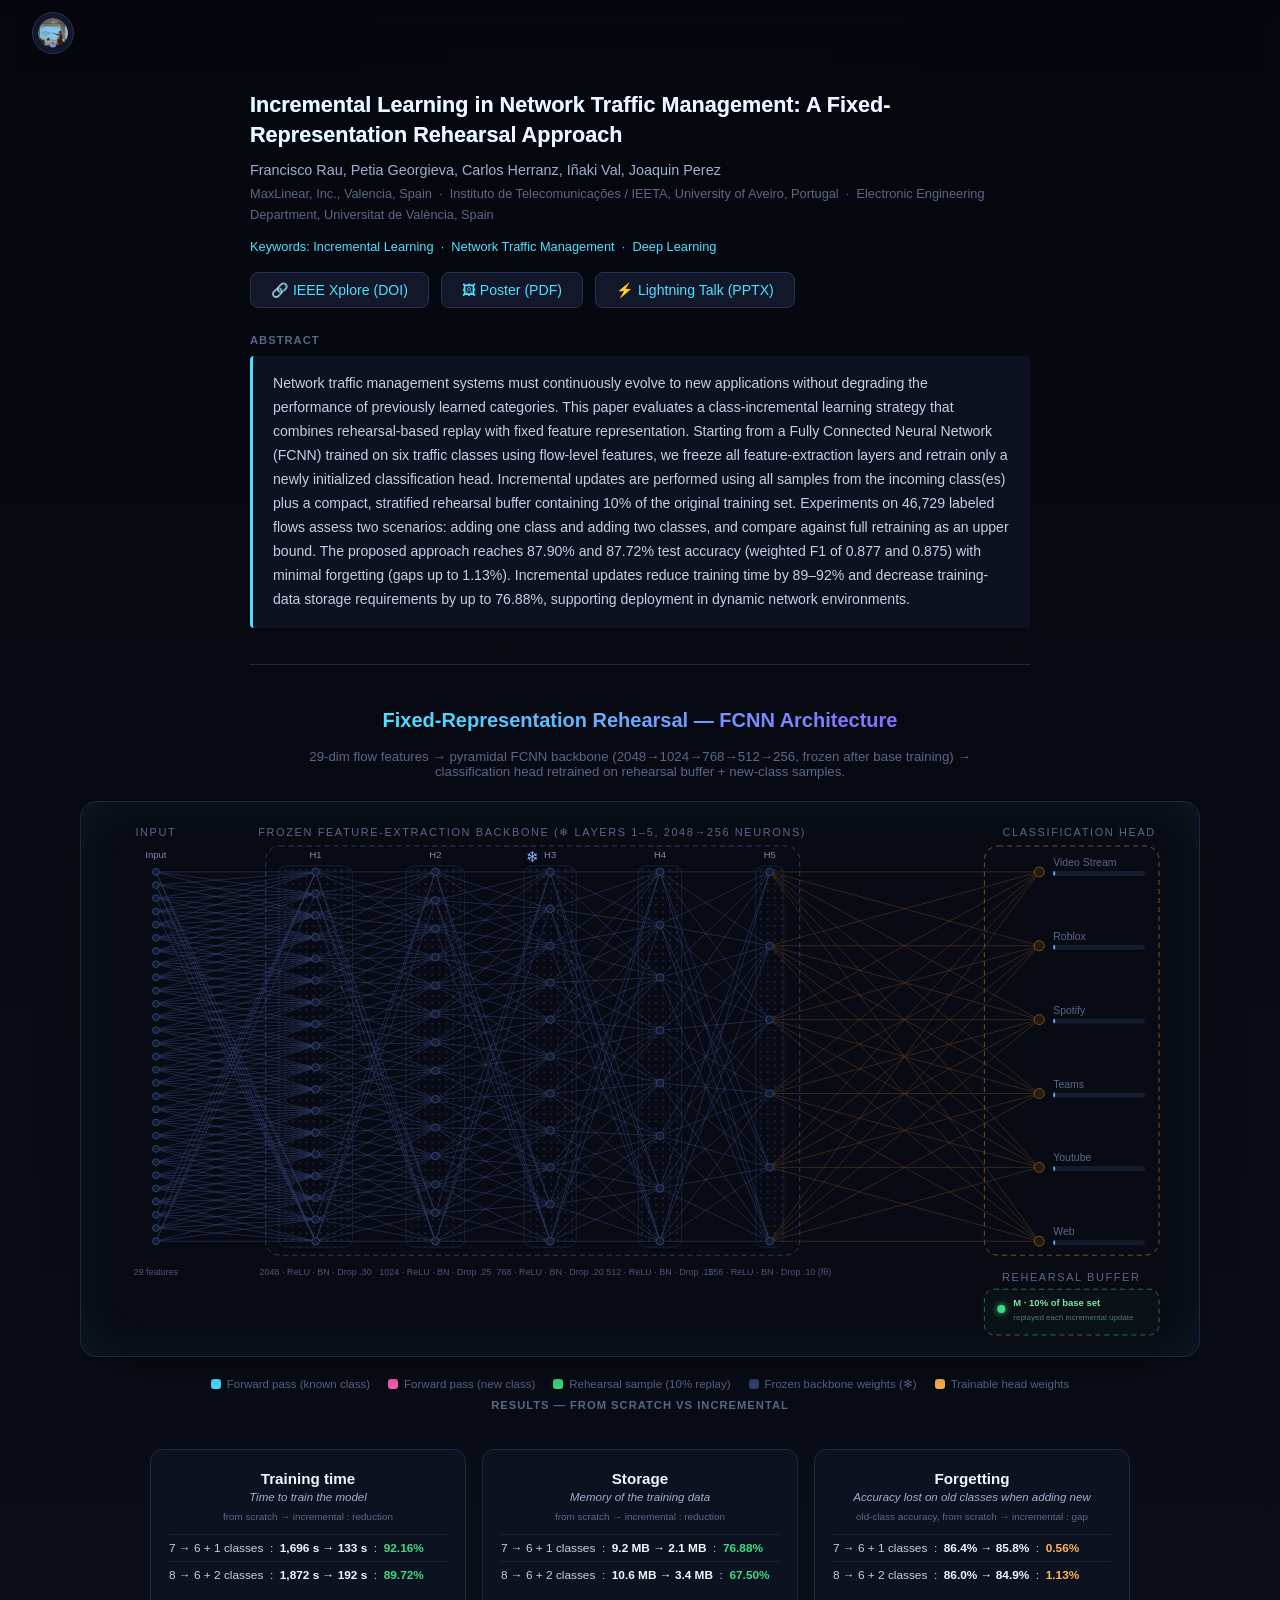
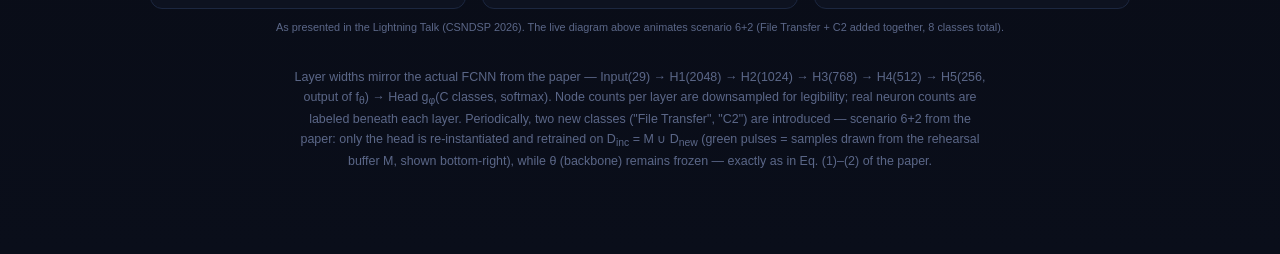
<file: assets/papers/IL_Network_Traffic_Management.html>
<!DOCTYPE html>
<html lang="en">
<head>
<meta charset="UTF-8" />
<meta name="viewport" content="width=device-width, initial-scale=1.0" />
<title>Incremental Learning in Network Traffic Management</title>
<style>
  :root{
    --bg:#05070d; --bg2:#0a0e1a;
    --cyan:#4ce0ff; --violet:#8a6bff; --pink:#ff5fb0; --green:#3ddc84; --amber:#ffb454;
    --text:#dbe4ff; --dim:#5b6788;
  }
  *{box-sizing:border-box;}
  body{
    margin:0; min-height:100vh; background:
      radial-gradient(ellipse 900px 500px at 50% -10%, #14224a55, transparent 60%),
      linear-gradient(180deg,var(--bg),var(--bg2));
    color:var(--text); font-family:'Segoe UI',Inter,Arial,sans-serif;
    display:flex; flex-direction:column; align-items:center; padding:40px 16px 70px;
  }
  h1{font-size:1.25rem; font-weight:700; margin:0 0 4px; text-align:center;
     background:linear-gradient(90deg,var(--cyan),var(--violet)); -webkit-background-clip:text; background-clip:text; color:transparent;}
  .sub{color:var(--dim); font-size:.83rem; margin-bottom:22px; text-align:center; max-width:680px;}

  .home-nav{position:sticky; top:0; z-index:20; width:100%; display:flex; justify-content:flex-start;
    padding:12px 16px; margin:-40px -16px 24px; background:linear-gradient(180deg,#05070dee,#05070dcc 70%,transparent);
    backdrop-filter:blur(6px);}
  .home-btn{display:inline-flex; align-items:center; justify-content:center; padding:5px; border-radius:50%;
    border:1px solid #263258; background:#12182a; text-decoration:none;}
  .home-btn:hover{background:#1a2338; border-color:var(--cyan);}
  .home-btn img{width:30px; height:30px; border-radius:50%; display:block;}

  .stage{
    position:relative; width:100%; max-width:1120px;
    border:1px solid #1c2740; border-radius:16px; background:#080b14;
    box-shadow:0 0 60px -20px #4ce0ff22 inset, 0 20px 50px -30px #000;
    padding:10px 0 0;
  }

  svg{display:block; width:100%; height:auto;}

  .zone-label{font-size:11px; fill:var(--dim); letter-spacing:1.6px; text-transform:uppercase;}
  .layer-tag{font-size:9.5px; fill:#7d8ab0;}
  .layer-count{font-size:9px; fill:#4a5578;}

  .edge{stroke:#26325a; stroke-width:1; opacity:.55;}
  .edge.backbone{stroke:#31406e;}
  .edge.head{stroke:#5a3d1f;}

  .pulse-edge{stroke:var(--cyan); stroke-width:1.6; filter:drop-shadow(0 0 3px var(--cyan)); opacity:0;}
  .pulse-edge.pink{stroke:var(--pink); filter:drop-shadow(0 0 3px var(--pink));}
  .pulse-edge.green{stroke:var(--green); filter:drop-shadow(0 0 3px var(--green));}

  .buffer-box{fill:#3ddc8408; stroke:#3ddc8477; stroke-width:1; stroke-dasharray:5 4;}
  .buffer-box.active{animation:bufferGlow .7s ease;}
  @keyframes bufferGlow{0%{fill:#3ddc8408}40%{fill:#3ddc8433}100%{fill:#3ddc8408}}
  .buffer-dot{fill:var(--green); filter:drop-shadow(0 0 3px var(--green));}
  .buffer-label{font-size:9.5px; fill:#7fe3ac; font-weight:600;}
  .buffer-sub{font-size:8px; fill:#4a7d63;}

  .node{fill:#131c33; stroke:#33436e; stroke-width:1;}
  .node.lit{animation:nodeLit .55s ease forwards;}
  @keyframes nodeLit{0%{fill:#131c33; stroke:#33436e;}30%{fill:#bfeeff; stroke:#4ce0ff;}100%{fill:#131c33; stroke:#33436e;}}
  .node.head-node{fill:#241a10; stroke:#7a4f24;}
  .node.head-node.lit{animation:nodeLitHead .55s ease forwards;}
  @keyframes nodeLitHead{0%{fill:#241a10; stroke:#7a4f24;}30%{fill:#ffe2b3; stroke:#ffb454;}100%{fill:#241a10; stroke:#7a4f24;}}

  .frozen-box{fill:none; stroke:#2c3c68; stroke-width:1; stroke-dasharray:5 4;}
  .head-box{fill:none; stroke:#7a4f24; stroke-width:1; stroke-dasharray:5 4;}
  .snow{font-size:15px; fill:#8fb4ff;}

  .out-row{font-size:10.5px; fill:var(--dim);}
  .out-row.active{fill:#fff;}
  .bar-bg{fill:#141c30;}
  .bar-fill{fill:url(#barGrad); transition:width .35s ease;}
  .bar-fill.pink{fill:url(#barGradPink);}

  .banner{
    position:absolute; top:50%; left:50%; transform:translate(-50%,-50%) scale(.85);
    background:#0a0f1dee; border:1px solid var(--pink); border-radius:14px;
    padding:16px 26px; text-align:center; z-index:10; opacity:0; pointer-events:none;
    box-shadow:0 0 40px -6px var(--pink); max-width:420px;
  }
  .banner .big{font-size:1.05rem; font-weight:800; color:#fff; margin-bottom:4px;}
  .banner .small{font-size:.72rem; color:#ffb9dd; line-height:1.5;}
  .banner.show{animation:bannerShow 3s ease forwards;}
  @keyframes bannerShow{
    0%{opacity:0; transform:translate(-50%,-50%) scale(.85);}
    10%{opacity:1; transform:translate(-50%,-50%) scale(1);}
    85%{opacity:1; transform:translate(-50%,-50%) scale(1);}
    100%{opacity:0; transform:translate(-50%,-50%) scale(.92);}
  }

  .legend{display:flex; flex-wrap:wrap; gap:18px; margin-top:20px; font-size:.72rem; color:var(--dim); max-width:920px; justify-content:center;}
  .legend span{display:inline-flex; align-items:center; gap:6px;}
  .legend i{width:10px; height:10px; border-radius:3px; display:inline-block;}

  .results{display:grid; grid-template-columns:repeat(3,1fr); gap:16px; margin-top:28px; width:100%; max-width:980px;}
  @media (max-width:760px){ .results{grid-template-columns:1fr;} }
  .result-card{background:#0d1220; border:1px solid #1c2740; border-radius:12px; padding:20px 18px; text-align:center;}
  .result-card h4{font-size:.95rem; font-weight:700; color:#f0f6fc; margin:0 0 4px;}
  .result-card .rc-sub{font-style:italic; font-size:.72rem; color:#9fb0d0; margin-bottom:8px;}
  .result-card .rc-format{font-size:.62rem; color:var(--dim); margin-bottom:12px;}
  .result-row{font-size:.74rem; color:#c4cfe6; padding:6px 0; border-top:1px solid #182137; text-align:left;}
  .result-row:first-of-type{border-top:none;}
  .result-row b{color:#f0f6fc;}
  .result-row .pct{font-weight:800; color:var(--green);}
  .result-row .pct.warn{color:var(--amber);}

  .caption{max-width:700px; text-align:center; color:var(--dim); font-size:.78rem; margin-top:24px; line-height:1.6;}

  /* ---- paper header: title / authors / abstract / buttons ---- */
  .paper-header{max-width:780px; width:100%; margin-bottom:44px; padding-bottom:36px; border-bottom:1px solid #1c2740;}
  .paper-title{font-size:1.35rem; font-weight:700; line-height:1.4; color:#f0f6fc; margin:0 0 12px; text-align:left;}
  .paper-authors{color:#9fb0d0; font-size:.9rem; margin-bottom:6px;}
  .paper-affiliation{color:var(--dim); font-size:.8rem; margin-bottom:14px; line-height:1.6;}
  .paper-keywords{font-size:.8rem; color:var(--cyan); margin-bottom:18px;}
  .paper-links{display:flex; gap:12px; margin-bottom:26px; flex-wrap:wrap;}
  .paper-links a{padding:9px 20px; background:#12182a; border:1px solid #263258; border-radius:8px; color:var(--cyan); text-decoration:none; font-size:.88rem;}
  .paper-links a:hover{background:#1a2338; border-color:var(--cyan);}
  .paper-section-title{font-size:.7rem; font-weight:700; text-transform:uppercase; letter-spacing:.09em; color:var(--dim); margin:0 0 10px;}
  .paper-abstract{background:#0d1220; border-left:3px solid var(--cyan); border-radius:4px; padding:16px 20px; font-size:.88rem; color:#c4cfe6; line-height:1.7;}
</style>
</head>
<body>

  <div class="home-nav">
    <a href="../../index.html" class="home-btn"><img src="../../favicon.png" alt="Home"></a>
  </div>

  <div class="paper-header">
    <h1 class="paper-title">Incremental Learning in Network Traffic Management: A Fixed-Representation Rehearsal Approach</h1>
    <div class="paper-authors">Francisco Rau, Petia Georgieva, Carlos Herranz, Iñaki Val, Joaquin Perez</div>
    <div class="paper-affiliation">
      MaxLinear, Inc., Valencia, Spain &nbsp;·&nbsp;
      Instituto de Telecomunicações / IEETA, University of Aveiro, Portugal &nbsp;·&nbsp;
      Electronic Engineering Department, Universitat de València, Spain
    </div>
    <div class="paper-keywords">Keywords: Incremental Learning &nbsp;·&nbsp; Network Traffic Management &nbsp;·&nbsp; Deep Learning</div>

    <div class="paper-links">
      <a href="https://doi.org/10.1109/CSNDSP68462.2026.11654486" target="_blank" rel="noopener">🔗 IEEE Xplore (DOI)</a>
      <a href="poster_IL_Network_Traffic_Management.pdf" target="_blank">🖼 Poster (PDF)</a>
      <a href="LightningTalk_IL_Network_Traffic_Management.pptx" target="_blank">⚡ Lightning Talk (PPTX)</a>
    </div>

    <div class="paper-section-title">Abstract</div>
    <div class="paper-abstract">
      Network traffic management systems must continuously evolve to new applications without degrading the performance of previously learned categories. This paper evaluates a class-incremental learning strategy that combines rehearsal-based replay with fixed feature representation. Starting from a Fully Connected Neural Network (FCNN) trained on six traffic classes using flow-level features, we freeze all feature-extraction layers and retrain only a newly initialized classification head. Incremental updates are performed using all samples from the incoming class(es) plus a compact, stratified rehearsal buffer containing 10% of the original training set. Experiments on 46,729 labeled flows assess two scenarios: adding one class and adding two classes, and compare against full retraining as an upper bound. The proposed approach reaches 87.90% and 87.72% test accuracy (weighted F1 of 0.877 and 0.875) with minimal forgetting (gaps up to 1.13%). Incremental updates reduce training time by 89–92% and decrease training-data storage requirements by up to 76.88%, supporting deployment in dynamic network environments.
    </div>
  </div>

  <h1>Fixed-Representation Rehearsal — FCNN Architecture</h1>
  <p class="sub">29-dim flow features → pyramidal FCNN backbone (2048→1024→768→512→256, frozen after base training) → classification head retrained on rehearsal buffer + new-class samples.</p>

  <div class="stage">
    <svg viewBox="0 0 1120 545" xmlns="http://www.w3.org/2000/svg" id="svgRoot">
      <defs>
        <linearGradient id="barGrad" x1="0" y1="0" x2="1" y2="0">
          <stop offset="0%" stop-color="#4ce0ff"/><stop offset="100%" stop-color="#8a6bff"/>
        </linearGradient>
        <linearGradient id="barGradPink" x1="0" y1="0" x2="1" y2="0">
          <stop offset="0%" stop-color="#ff5fb0"/><stop offset="100%" stop-color="#ff9d5c"/>
        </linearGradient>
        <pattern id="neuronPattern" width="7" height="7" patternUnits="userSpaceOnUse">
          <circle cx="2" cy="2" r="0.9" fill="#3d4d80"/>
        </pattern>
        <linearGradient id="shimmerGrad" x1="0" y1="0" x2="0" y2="1">
          <stop offset="0%" stop-color="#4ce0ff" stop-opacity="0"/>
          <stop offset="45%" stop-color="#4ce0ff" stop-opacity="0"/>
          <stop offset="50%" stop-color="#bfeeff" stop-opacity=".55"/>
          <stop offset="55%" stop-color="#4ce0ff" stop-opacity="0"/>
          <stop offset="100%" stop-color="#4ce0ff" stop-opacity="0"/>
        </linearGradient>
      </defs>

      <g id="denseLayer"></g>

      <!-- zone labels -->
      <text x="75" y="24" text-anchor="middle" class="zone-label">Input</text>
      <text x="452" y="24" text-anchor="middle" class="zone-label">Frozen Feature-Extraction Backbone (❄ layers 1–5, 2048→256 neurons)</text>
      <text x="1000" y="24" text-anchor="middle" class="zone-label">Classification Head</text>

      <!-- frozen backbone bounding box -->
      <rect class="frozen-box" x="185" y="34" width="535" height="410" rx="14"></rect>
      <text x="452" y="50" text-anchor="middle" class="snow">❄</text>

      <!-- head bounding box -->
      <rect class="head-box" id="headBox" x="905" y="34" width="175" height="410" rx="14"></rect>

      <!-- rehearsal buffer: M, 10% stratified sample of the base training set -->
      <text x="992" y="470" text-anchor="middle" class="zone-label">Rehearsal Buffer</text>
      <rect class="buffer-box" id="bufferBox" x="905" y="478" width="175" height="46" rx="10"></rect>
      <circle cx="922" cy="498" r="4" class="buffer-dot"></circle>
      <text x="934" y="495" class="buffer-label">M · 10% of base set</text>
      <text x="934" y="509" class="buffer-sub">replayed each incremental update</text>

      <g id="edgesBackbone"></g>
      <g id="edgesHead"></g>
      <g id="pulseLayer"></g>
      <g id="nodesLayer"></g>
      <g id="outputLayer"></g>

    </svg>

    <div class="banner" id="banner">
      <div class="big">⚡ New classes arrive: File Transfer + C2</div>
      <div class="small">Backbone (layers 1–5) stays frozen · 2 new output neurons initialized · head retrains on the rehearsal buffer (M) + new-class samples (scenario 6+2, 8 classes)</div>
    </div>
  </div>

  <div class="legend">
    <span><i style="background:#4ce0ff"></i> Forward pass (known class)</span>
    <span><i style="background:#ff5fb0"></i> Forward pass (new class)</span>
    <span><i style="background:#3ddc84"></i> Rehearsal sample (10% replay)</span>
    <span><i style="background:#33436e"></i> Frozen backbone weights (❄)</span>
    <span><i style="background:#ffb454"></i> Trainable head weights</span>
  </div>

  <div class="paper-section-title" style="margin-top:8px;">Results — from scratch vs incremental</div>
  <div class="results">
    <div class="result-card">
      <h4>Training time</h4>
      <div class="rc-sub">Time to train the model</div>
      <div class="rc-format">from scratch → incremental : reduction</div>
      <div class="result-row">7 → 6 + 1 classes&nbsp; : &nbsp;<b>1,696 s → 133 s</b>&nbsp; : &nbsp;<span class="pct">92.16%</span></div>
      <div class="result-row">8 → 6 + 2 classes&nbsp; : &nbsp;<b>1,872 s → 192 s</b>&nbsp; : &nbsp;<span class="pct">89.72%</span></div>
    </div>

    <div class="result-card">
      <h4>Storage</h4>
      <div class="rc-sub">Memory of the training data</div>
      <div class="rc-format">from scratch → incremental : reduction</div>
      <div class="result-row">7 → 6 + 1 classes&nbsp; : &nbsp;<b>9.2 MB → 2.1 MB</b>&nbsp; : &nbsp;<span class="pct">76.88%</span></div>
      <div class="result-row">8 → 6 + 2 classes&nbsp; : &nbsp;<b>10.6 MB → 3.4 MB</b>&nbsp; : &nbsp;<span class="pct">67.50%</span></div>
    </div>

    <div class="result-card">
      <h4>Forgetting</h4>
      <div class="rc-sub">Accuracy lost on old classes when adding new</div>
      <div class="rc-format">old-class accuracy, from scratch → incremental : gap</div>
      <div class="result-row">7 → 6 + 1 classes&nbsp; : &nbsp;<b>86.4% → 85.8%</b>&nbsp; : &nbsp;<span class="pct warn">0.56%</span></div>
      <div class="result-row">8 → 6 + 2 classes&nbsp; : &nbsp;<b>86.0% → 84.9%</b>&nbsp; : &nbsp;<span class="pct warn">1.13%</span></div>
    </div>
  </div>
  <p style="text-align:center; color:var(--dim); font-size:.68rem; margin-top:12px;">
    As presented in the Lightning Talk (CSNDSP 2026). The live diagram above animates scenario 6+2 (File Transfer + C2 added together, 8 classes total).
  </p>

  <p class="caption">
    Layer widths mirror the actual FCNN from the paper —
    Input(29) → H1(2048) → H2(1024) → H3(768) → H4(512) → H5(256, output of f<sub>θ</sub>) → Head g<sub>φ</sub>(C classes, softmax).
    Node counts per layer are downsampled for legibility; real neuron counts are labeled beneath each layer.
Periodically, two new classes ("File Transfer", "C2") are introduced — scenario 6+2 from the paper: only the head is
    re-instantiated and retrained on D<sub>inc</sub> = M ∪ D<sub>new</sub> (green pulses = samples drawn from the rehearsal buffer M,
    shown bottom-right), while θ (backbone) remains frozen — exactly as in Eq. (1)–(2) of the paper.
  </p>

<script>
const svg = document.getElementById('svgRoot');
const NS = 'http://www.w3.org/2000/svg';
const edgesBackboneG = document.getElementById('edgesBackbone');
const edgesHeadG = document.getElementById('edgesHead');
const pulseLayerG = document.getElementById('pulseLayer');
const nodesLayerG = document.getElementById('nodesLayer');
const outputLayerG = document.getElementById('outputLayer');
const headBox = document.getElementById('headBox');
const banner = document.getElementById('banner');
const denseLayerG = document.getElementById('denseLayer');

// Layer definitions: x position, visual node count, real neuron count, label
function widthForReal(real){
  const minL = Math.log2(256), maxL = Math.log2(2048);
  const t = (Math.log2(real) - minL) / (maxL - minL);
  return 28 + t*46; // 28..74 px
}

const layers = [
  { x: 75,   n: 29, real: 29,   tag: 'Input',  sub: '29 features',                     dense:false },
  { x: 235,  n: 18, real: 2048, tag: 'H1',     sub: '2048 · ReLU · BN · Drop .30',      dense:true },
  { x: 355,  n: 14, real: 1024, tag: 'H2',     sub: '1024 · ReLU · BN · Drop .25',      dense:true },
  { x: 470,  n: 11, real: 768,  tag: 'H3',     sub: '768 · ReLU · BN · Drop .20',       dense:true },
  { x: 580,  n: 8,  real: 512,  tag: 'H4',     sub: '512 · ReLU · BN · Drop .15',       dense:true },
  { x: 690,  n: 6,  real: 256,  tag: 'H5',     sub: '256 · ReLU · BN · Drop .10  (fθ)', dense:true },
];
const backboneLayerCount = layers.length; // indices 0..5, edges 0-1,1-2,...4-5 are within backbone (5 edge-sets),
// edge 5->head is the trainable connection (g_phi)

const TOP = 60, BOTTOM = 430;

function layerNodeY(count){
  const ys = [];
  const usable = BOTTOM - TOP;
  for(let i=0;i<count;i++){
    ys.push(TOP + (usable/(count-1||1))*i);
  }
  return ys;
}

// classes for the output/head
let classes = [
  {name:'Video Stream', color:'#4ce0ff'},
  {name:'Roblox',       color:'#8a6bff'},
  {name:'Spotify',      color:'#3ddc84'},
  {name:'Teams',        color:'#ffb454'},
  {name:'Youtube',      color:'#4ce0ff'},
  {name:'Web',          color:'#8a6bff'},
];

let nodePositions = []; // per layer array of {x,y}
let outputPositions = [];
let layerBounds = {}; // per dense layer tag: {x,y,width,height,cx}

function flashBlock(tag, colorClass){
  const b = layerBounds[tag];
  if(!b) return;
  const color = colorClass==='pink' ? '#ff5fb0' : (colorClass==='green' ? '#3ddc84' : '#4ce0ff');
  const glow = document.createElementNS(NS,'rect');
  glow.setAttribute('x', b.x); glow.setAttribute('y', b.y);
  glow.setAttribute('width', b.width); glow.setAttribute('height', b.height);
  glow.setAttribute('rx', 8);
  glow.setAttribute('fill', color);
  glow.style.opacity = '0';
  glow.style.mixBlendMode = 'screen';
  pulseLayerG.appendChild(glow);
  glow.animate(
    [{opacity:0},{opacity:.55,offset:.35},{opacity:0}],
    {duration:420, easing:'ease'}
  );
  const rim = document.getElementById('denseRect-'+tag);
  if(rim){
    rim.animate(
      [{stroke:'#243258'},{stroke:color,offset:.35},{stroke:'#243258'}],
      {duration:420, easing:'ease'}
    );
  }
  setTimeout(()=>glow.remove(), 430);
}

function buildStatic(){
  nodePositions = layers.map(L => {
    const ys = layerNodeY(L.n);
    return ys.map(y => ({x:L.x, y}));
  });

  // draw layer tags
  layers.forEach(L=>{
    const t1 = document.createElementNS(NS,'text');
    t1.setAttribute('x', L.x); t1.setAttribute('y', TOP-14);
    t1.setAttribute('text-anchor','middle'); t1.setAttribute('class','layer-tag');
    t1.textContent = L.tag;
    nodesLayerG.appendChild(t1);

    const t2 = document.createElementNS(NS,'text');
    t2.setAttribute('x', L.x); t2.setAttribute('y', BOTTOM+34);
    t2.setAttribute('text-anchor','middle'); t2.setAttribute('class','layer-count');
    t2.textContent = L.sub;
    nodesLayerG.appendChild(t2);
  });

  // draw a subtle static density texture behind each hidden layer (no motion/shimmer),
  // just a backdrop hinting at the real neuron count (2048/1024/768/512/256), plus
  // real, visible nodes+edges on top so the connections are actually legible.
  layers.forEach(L=>{
    if(!L.dense) return;
    const w = widthForReal(L.real);
    const bx = L.x - w/2, by = TOP-6, bw = w, bh = (BOTTOM-TOP)+12;
    layerBounds[L.tag] = {x:bx, y:by, width:bw, height:bh, cx:L.x};

    const rect = document.createElementNS(NS,'rect');
    rect.setAttribute('x', bx); rect.setAttribute('y', by);
    rect.setAttribute('width', bw); rect.setAttribute('height', bh);
    rect.setAttribute('rx', 8);
    rect.setAttribute('fill', 'url(#neuronPattern)');
    rect.setAttribute('opacity', '0.5');
    rect.setAttribute('stroke', '#243258');
    rect.setAttribute('stroke-width', '1');
    rect.setAttribute('id', 'denseRect-'+L.tag);
    denseLayerG.appendChild(rect);
  });

  // draw visible connecting lines between every consecutive layer (Input->H1->H2->H3->H4->H5),
  // sampled but denser (5 targets per node) so the mesh of connections is clearly legible.
  for(let li=0; li<layers.length-1; li++){
    const from = nodePositions[li], to = nodePositions[li+1];
    from.forEach((p,i)=>{
      const targets = new Set();
      const base = Math.floor(i/from.length*to.length);
      for(let d=-2; d<=2; d++) targets.add(((base+d)%to.length+to.length)%to.length);
      targets.forEach(ti=>{
        const q = to[ti];
        const line = document.createElementNS(NS,'line');
        line.setAttribute('x1',p.x); line.setAttribute('y1',p.y);
        line.setAttribute('x2',q.x); line.setAttribute('y2',q.y);
        line.setAttribute('class','edge backbone');
        line.dataset.li = li;
        edgesBackboneG.appendChild(line);
      });
    });
  }

  // draw visible nodes for every layer (Input has its real 29; hidden layers use
  // sampled representative neurons on top of the density texture)
  nodePositions.forEach((layerPts, li)=>{
    layerPts.forEach((p,ni)=>{
      const c = document.createElementNS(NS,'circle');
      c.setAttribute('cx',p.x); c.setAttribute('cy',p.y); c.setAttribute('r', li===0?3.4:3.8);
      c.setAttribute('class','node');
      c.dataset.li = li; c.dataset.ni = ni;
      nodesLayerG.appendChild(c);
    });
  });
}

function layoutOutput(){
  // remove old
  outputLayerG.innerHTML = '';
  const lastBackbone = nodePositions[nodePositions.length-1];
  const headX = 960;
  const n = classes.length;
  const ys = layerNodeY(n);
  outputPositions = ys.map(y=>({x:headX, y}));

  // resize head box to fit
  headBox.setAttribute('height', Math.max(410, (BOTTOM-TOP)+40));

  // edges from H5 to head (trainable) - sparse-ish, connect each H5 node to each output (still moderate count)
  edgesHeadG.innerHTML = '';
  lastBackbone.forEach(p=>{
    outputPositions.forEach(q=>{
      const line = document.createElementNS(NS,'line');
      line.setAttribute('x1',p.x); line.setAttribute('y1',p.y);
      line.setAttribute('x2',q.x); line.setAttribute('y2',q.y);
      line.setAttribute('class','edge head');
      edgesHeadG.appendChild(line);
    });
  });

  // output nodes + labels + softmax bars
  classes.forEach((cl,i)=>{
    const p = outputPositions[i];
    const c = document.createElementNS(NS,'circle');
    c.setAttribute('cx',p.x); c.setAttribute('cy',p.y); c.setAttribute('r',5);
    c.setAttribute('class','node head-node');
    c.dataset.ci = i;
    outputLayerG.appendChild(c);

    const label = document.createElementNS(NS,'text');
    label.setAttribute('x', p.x+14); label.setAttribute('y', p.y-6);
    label.setAttribute('class','out-row'); label.dataset.ci = i;
    label.textContent = cl.name + (cl.isNew ? '  •  NEW' : '');
    outputLayerG.appendChild(label);

    const barBg = document.createElementNS(NS,'rect');
    barBg.setAttribute('x', p.x+14); barBg.setAttribute('y', p.y-1);
    barBg.setAttribute('width', 92); barBg.setAttribute('height', 5); barBg.setAttribute('rx',2.5);
    barBg.setAttribute('class','bar-bg');
    outputLayerG.appendChild(barBg);

    const barFill = document.createElementNS(NS,'rect');
    barFill.setAttribute('x', p.x+14); barFill.setAttribute('y', p.y-1);
    barFill.setAttribute('width', 2); barFill.setAttribute('height', 5); barFill.setAttribute('rx',2.5);
    barFill.setAttribute('class','bar-fill'+(cl.isNew?' pink':''));
    barFill.dataset.ci = i;
    outputLayerG.appendChild(barFill);
  });
}

buildStatic();
layoutOutput();

// ---- animation logic ----
function bezierPulse(x1,y1,x2,y2,color){
  const path = document.createElementNS(NS,'line');
  path.setAttribute('x1',x1); path.setAttribute('y1',y1);
  path.setAttribute('x2',x2); path.setAttribute('y2',y2);
  path.setAttribute('class','pulse-edge'+(color?(' '+color):''));
  pulseLayerG.appendChild(path);
  path.animate([{opacity:0},{opacity:1,offset:.15},{opacity:1,offset:.7},{opacity:0}],{duration:420,easing:'ease'});
  setTimeout(()=>path.remove(),430);
}

function litNode(li, ni, head=false){
  const sel = head
    ? outputLayerG.querySelector(`circle[data-ci="${ni}"]`)
    : nodesLayerG.querySelector(`circle[data-li="${li}"][data-ni="${ni}"]`);
  if(!sel) return;
  sel.classList.remove('lit'); void sel.getBBox();
  sel.classList.add('lit');
}

function forwardPass(colorClass){
  // A flow's full 29-dim feature vector arrives at once: ALL input neurons
  // fire simultaneously (fully-connected layer), not one-at-a-time. The signal
  // then travels hop-by-hop through the frozen backbone along many visible
  // connections in parallel (not a single thin path), finally reaching the head.
  const inputPts = nodePositions[0]; // all 29
  const newIdxs = classes.map((c,i)=>c.isNew?i:-1).filter(i=>i>=0);
  const oldIdxs = classes.map((c,i)=>c.isNew?-1:i).filter(i=>i>=0);
  const outIdx = colorClass==='pink'
    ? newIdxs[Math.floor(Math.random()*newIdxs.length)]
    : oldIdxs[Math.floor(Math.random()*oldIdxs.length)];

  // 1) the whole 29-neuron input vector fires together (single flow, single instant)
  inputPts.forEach((p,ni)=> litNode(0, ni));

  // 2) hop-by-hop through Input->H1->H2->H3->H4->H5, several parallel connections lit per hop
  let t = 260;
  for(let li=0; li<nodePositions.length-1; li++){
    const from = nodePositions[li], to = nodePositions[li+1];
    setTimeout(()=>{
      for(let k=0;k<7;k++){
        const bi = Math.floor(Math.random()*from.length);
        const ai = Math.floor(Math.random()*to.length);
        const a = from[bi], b = to[ai];
        bezierPulse(a.x,a.y,b.x,b.y,colorClass);
        litNode(li+1, ai);
      }
    }, t);
    t += 480;
  }

  // 3) H5 (fθ output, 256-dim representation) feeds the trainable head -> one class fires
  setTimeout(()=>{
    const h5 = nodePositions[nodePositions.length-1];
    const b = outputPositions[outIdx] || outputPositions[0];
    for(let k=0;k<4;k++){
      const a = h5[Math.floor(Math.random()*h5.length)];
      bezierPulse(a.x,a.y,b.x,b.y,colorClass);
    }
    litNode(null, outIdx, true);
    bumpBar(outIdx);
  }, t);
}

function bumpBar(ci){
  const bar = outputLayerG.querySelector(`rect.bar-fill[data-ci="${ci}"]`);
  const label = outputLayerG.querySelector(`text.out-row[data-ci="${ci}"]`);
  if(!bar) return;
  const full = 92;
  bar.setAttribute('width', full*0.85);
  if(label) label.classList.add('active');
  setTimeout(()=>{
    bar.setAttribute('width', 2);
    if(label) label.classList.remove('active');
  }, 650);
}

function rehearsalPulse(){
  // a stratified rehearsal sample (M, 10% of base data) is drawn from the buffer
  // and replayed through the WHOLE frozen backbone, same as any other flow,
  // landing on one of the old classes.
  const bufferBox = document.getElementById('bufferBox');
  bufferBox.classList.remove('active'); void bufferBox.getBBox();
  bufferBox.classList.add('active');
  forwardPass('green');
}

// steady stream (slower, so each flow's path is easy to follow)
let streamTimer = setInterval(()=>{
  forwardPass(classes.some(c=>c.isNew) && Math.random()<0.3 ? 'pink' : null);
}, 1300);

let rehearsalTimer = null;

function runIncrementalEvent(){
  banner.querySelector('.big').textContent = '⚡ New classes arrive: File Transfer + C2';
  banner.querySelector('.small').textContent = 'Backbone (layers 1–5) stays frozen · 2 new output neurons initialized · head retrains on the rehearsal buffer (M) + new-class samples (scenario 6+2, 8 classes)';
  banner.classList.remove('show'); void banner.offsetWidth; banner.classList.add('show');

  // add both new classes marked isNew, relayout -> 8 classes total (scenario 6+2)
  classes = classes.map(c=>({...c,isNew:false}));
  classes.push({name:'File Transfer', color:'#ff5fb0', isNew:true});
  classes.push({name:'C2', color:'#ff5fb0', isNew:true});
  layoutOutput();

  // rehearsal buffer activity during the "retraining" window
  rehearsalTimer = setInterval(rehearsalPulse, 1100);
  setTimeout(()=>{
    clearInterval(rehearsalTimer);
  }, 6000);
}

function resetCycle(){
  classes = [
    {name:'Video Stream', color:'#4ce0ff'},
    {name:'Roblox',       color:'#8a6bff'},
    {name:'Spotify',      color:'#3ddc84'},
    {name:'Teams',        color:'#ffb454'},
    {name:'Youtube',      color:'#4ce0ff'},
    {name:'Web',          color:'#8a6bff'},
  ];
  layoutOutput();
}

function cycle(){
  setTimeout(()=>{ runIncrementalEvent(); }, 11000);
  setTimeout(()=>{ resetCycle(); cycle(); }, 30000);
}
cycle();
</script>

</body>
</html>
</file>
<file: edca-lab/styles.css>
:root{color-scheme:light;--bg:#f3f4f5;--panel:#fff;--line:#d8dde1;--text:#26323b;--muted:#63717b;--accent:#245e89;--lime:#287461;--violet:#426f98;--blue:#426f98;--amber:#866b42;--red:#aa493b;--mono:var(--sans);--sans:'Aptos','Segoe UI',Arial,sans-serif}
*{box-sizing:border-box}body{margin:0;background:var(--bg);color:var(--text);font:14px/1.45 var(--sans);-webkit-font-smoothing:antialiased}button,select{font:inherit;color:inherit}button{cursor:pointer}button,a,select{outline-offset:3px}button:focus-visible,a:focus-visible,select:focus-visible{outline:2px solid var(--accent)}button:disabled{opacity:.45;cursor:not-allowed}a{color:inherit;text-decoration:none}svg{width:20px;height:20px;fill:none;stroke:currentColor;stroke-width:1.5;stroke-linecap:round;stroke-linejoin:round;flex-shrink:0}button svg{vertical-align:middle}select{background:#fff;border:1px solid #bfc8ce;border-radius:3px;padding:5px 7px;font-size:12px;max-width:100%}h1,h2,h3,p{margin:0}.icon-defs{position:absolute;width:0;height:0;overflow:hidden}.mono{font-family:var(--mono);font-variant-numeric:tabular-nums}.muted{color:var(--muted)}.small{font-size:11px}.lime-text{color:var(--lime)!important}.violet-text,.blue-text{color:var(--blue)!important}.amber-text{color:var(--amber)!important}.lime-bg{background:var(--accent)}.violet-bg{background:var(--violet)!important}
.topbar{height:56px;display:flex;align-items:center;padding:0 28px;border-bottom:1px solid var(--line);gap:48px;background:#fff}.wordmark{font-size:17px;font-weight:650;white-space:nowrap;letter-spacing:-.4px}.top-tabs{height:100%;display:flex;gap:28px}.top-tabs button{border:0;border-bottom:2px solid transparent;background:none;font-size:13px;color:var(--muted);padding:0 1px}.top-tabs button.active{border-color:var(--accent);color:var(--text);font-weight:600}.top-tabs button:hover{color:var(--accent)}.simulation-badge{margin-left:auto;font-size:12px;color:var(--muted);white-space:nowrap}.simulation-badge>span{display:none}main{max-width:1510px;margin:0 auto;padding:24px 28px 0}.page-heading{display:flex;align-items:center;justify-content:space-between;gap:16px;margin-bottom:22px}h1{font-size:25px;letter-spacing:-.6px;font-weight:600;margin-bottom:4px}.page-heading p{font-size:13px;color:var(--muted)}.button{border:1px solid #bfc8ce;border-radius:3px;display:inline-flex;align-items:center;justify-content:center;gap:8px;padding:8px 12px;font-size:12px;font-weight:600;background:#fff;min-height:34px}.button:hover{background:#edf1f4}.button.subtle{font-weight:400}.button.subtle svg{width:16px;height:16px}.primary{background:var(--accent);color:#fff;border-color:var(--accent)}.primary:hover{background:#1b4c72}.view{display:none}.view.active{display:block}.lab-grid{display:grid;grid-template-columns:minmax(0,1fr) 296px;gap:18px}.panel{background:#fff;border:1px solid var(--line);border-radius:3px;overflow:hidden;min-width:0}.panel-heading{min-height:48px;border-bottom:1px solid var(--line);padding:11px 16px;display:flex;align-items:center;justify-content:space-between;gap:10px}.panel-heading>div{display:flex;align-items:center;gap:10px}.panel-heading h2{font-size:14px;font-weight:600}.panel-heading>.mono{font-size:11px}.status-dot{width:6px;height:6px;display:inline-block;background:var(--lime);border-radius:50%}.status-dot.paused{background:#87939b}.mini-tag{font-size:10px;color:var(--muted);white-space:nowrap;font-weight:400}.network-scroll{overflow-x:auto}.network-canvas{height:396px;min-width:620px;position:relative;overflow:hidden;background:#fff}.network-scroll-hint{display:none}.network-topline{position:absolute;inset:16px 20px auto;display:flex;justify-content:space-between;gap:10px;font-size:11px;color:var(--muted)}.network-topline b{font-weight:400;margin:0 4px;color:#a9b4ba}.small-dot{width:5px;height:5px;background:#758e83;display:inline-block;border-radius:50%;margin-right:3px}.network-topline>span:last-child{font-size:11px;color:#63717b}.network-wires{position:absolute;width:100%;height:100%;inset:0}.wire-base{stroke:#c4cdd4;stroke-width:1;stroke-dasharray:3 5}.moving-wires{stroke:var(--amber);stroke-width:2;stroke-dasharray:5 110;animation:packets 3.6s linear infinite;opacity:.9}.station{position:absolute;display:flex;align-items:center;gap:9px;width:187px;min-height:72px;padding:11px 10px;border:1px solid #cbd3d9;border-left-width:3px;background:#fff;border-radius:2px}.station.left{left:3%}.station.right{right:3%}.s1,.s4{top:67px}.s2,.s5{top:163px}.s3,.s6{top:259px}.station>div{display:flex;flex-direction:column;gap:1px;min-width:0}.station small{font-family:var(--mono);font-size:10px;color:#61717c}.station strong{font-size:12px;font-weight:600;white-space:nowrap}.station-stat{font-size:10px;color:#596b78;font-family:var(--mono);white-space:nowrap}.station-icon{width:25px;height:29px;display:grid;place-items:center;flex-shrink:0;color:#6e7d87}.station-icon svg{width:19px;height:19px}.ac-tag{font-family:var(--mono);font-size:9px;position:absolute;top:9px;right:8px}.ap-node{position:absolute;left:50%;top:49%;transform:translate(-50%,-50%);width:99px;height:96px;background:#f1f5f7;border:1px solid #9caeb9;border-radius:3px;display:flex;align-items:center;justify-content:center;flex-direction:column}.ap-node>svg{width:25px;height:25px;color:var(--accent);margin-bottom:4px}.ap-node strong{font-family:var(--mono);font-size:16px;font-weight:600}.ap-node strong span{margin-left:3px}.ap-node small{font-size:10px;color:var(--muted);margin-top:3px}.ap-caption{position:absolute;top:253px;left:50%;transform:translateX(-50%);font-size:10px;white-space:nowrap;color:var(--muted)}.neighbors{position:absolute;bottom:15px;left:0;right:0;display:flex;align-items:center;justify-content:center;gap:10px;font-size:11px}.neighbors>span{color:var(--muted);margin-right:4px}.neighbors>div{display:flex;align-items:center;gap:7px;border:1px dashed #c5ced5;padding:5px 8px;background:#f8f9fa}.neighbors svg{width:14px;height:14px}.neighbors small{font-size:10px;color:var(--muted)}.neighbors i{font-style:normal;font-size:10px;color:var(--accent)}
.pipeline{border-top:1px solid var(--line);padding:14px 18px;display:flex;align-items:center;justify-content:space-between;gap:10px;background:#fafbfc}.pipeline>div{display:flex;align-items:center;gap:8px;position:relative}.pipeline>div>span:not(.step-number){font-size:12px;font-weight:500}.step-number{font:10px var(--mono);color:#8a969f}.pipe-note{display:block;font-size:10px;font-weight:400;color:var(--muted);margin-top:2px;white-space:nowrap}.pipe-arrow{font-size:15px;color:#9ca9b1}.class-progress{position:absolute;bottom:-5px;left:20px;right:0;height:2px;background:#e0e5e9}.class-progress i{display:block;height:100%;background:var(--accent)}.transport{border-top:1px solid var(--line);padding:11px 16px;display:flex;align-items:center;gap:15px}.transport-buttons{display:flex;align-items:center;gap:10px}.play{min-width:78px;padding:5px 9px;min-height:30px}.icon-button{border:0;background:transparent;display:inline-grid;place-items:center;width:30px;height:30px;border-radius:3px;color:var(--muted);font-size:23px}.icon-button:hover{background:#edf1f4}.icon-button svg{width:17px;height:17px}.speed-control{display:flex;align-items:center;gap:7px}.speed-control label{font-size:11px;color:var(--muted)}.speed-control select{font-size:11px;padding:4px}.timeline{position:relative;height:3px;background:#e2e7eb;flex:1}.timeline>i{position:absolute;inset:0 auto 0 0;background:var(--accent)}.timeline>span{position:absolute;top:-3px;width:8px;height:8px;background:var(--accent);border-radius:50%;transform:translateX(-50%)}.transport>.mono{font-size:10px}.control-body{padding:17px 16px}.control-label{display:block;color:#45535e;font-size:12px;font-weight:600;margin-bottom:8px}.mode-options{display:flex;flex-direction:column;margin-bottom:22px;border:1px solid #cbd3d9;border-radius:3px;overflow:hidden}.mode-option{display:flex;align-items:center;gap:10px;width:100%;min-height:65px;text-align:left;padding:10px;background:#fff;border:0;border-bottom:1px solid #e1e5e8}.mode-option:last-child{border-bottom:0}.mode-option.active{background:#eef4f8}.mode-option:hover{background:#f4f7f9}.mode-option>span:nth-child(2){flex:1;min-width:0}.mode-option strong{font-size:12px;font-weight:600;display:block}.mode-option small{display:block;font-size:11px;color:var(--muted);margin-top:2px;line-height:1.4}.radio-indicator{width:12px;height:12px;border:1px solid #a6b3bd;border-radius:50%;flex-shrink:0}.mode-option.active .radio-indicator{border:4px solid var(--accent)}.mode-code{display:none}.segment-control{display:flex;border:1px solid #bfcad2;border-radius:3px;overflow:hidden}.segment-control button{background:white;border:0;border-right:1px solid #cdd6dd;padding:7px 4px;font-size:11px;flex:1;white-space:nowrap}.segment-control button:last-child{border-right:0}.segment-control button.active{background:#eaf1f6;color:var(--accent);font-weight:600}.toggle-row{display:flex;align-items:center;justify-content:space-between;gap:10px;margin:17px 0;font-size:12px}.toggle-row small{display:block;color:var(--muted);font-size:10px;margin-top:2px}.toggle{position:relative;width:30px;height:17px;flex-shrink:0;border:0;border-radius:12px;background:#a4b0b9;padding:0}.toggle i{position:absolute;top:3px;left:3px;width:11px;height:11px;border-radius:50%;background:#fff}.toggle.on{background:var(--accent)}.toggle.on i{left:16px}.scenario-insight{display:flex;align-items:flex-start;gap:8px;border-top:1px solid var(--line);padding-top:13px;margin-bottom:16px;font-size:11px;color:var(--muted);line-height:1.6;min-height:63px}.scenario-insight svg{width:14px;height:14px;margin-top:2px}.controls .primary{width:100%;min-height:36px}.control-footnote{display:block;text-align:center;color:var(--muted);font-size:10px;margin-top:9px}
.metrics-grid{display:grid;grid-template-columns:repeat(4,minmax(0,1fr));margin:18px 0;border:1px solid var(--line);border-radius:3px;background:white}.metric-card{padding:15px 18px;border-right:1px solid var(--line);min-width:0}.metric-card:last-child{border-right:0}.metric-top{display:flex;justify-content:space-between;align-items:center;gap:6px;font-size:12px}.metric-top>span:first-child{display:flex;align-items:center;gap:6px;font-weight:600}.metric-top svg{display:none}.metric-status{font-size:10px;color:var(--lime);white-space:nowrap}.metric-status.bad{color:var(--red)}.metric-status.neutral{color:var(--muted)}.metric-value{display:flex;align-items:baseline;gap:7px;margin:9px 0 8px}.metric-value>strong{font-size:30px;line-height:1.15;font-weight:500;letter-spacing:-1px;font-variant-numeric:tabular-nums}.metric-value>span{font-size:12px;color:var(--muted)}.metric-value small{font-size:10px}.spark,.quality-bars{display:none}.metric-bottom{display:flex;justify-content:space-between;gap:6px;font-size:10px;color:var(--muted)}.metric-bottom b{font-weight:500}.metric-bottom>span:last-child{font-family:var(--mono);font-size:9px}
.detail-grid{display:grid;grid-template-columns:minmax(0,1fr) minmax(0,1.1fr);gap:18px;margin-bottom:18px}.detail-grid>.experience{grid-column:1 / -1}.video-scene{position:relative;height:268px;overflow:hidden;background:#24454f}.video-scene canvas{display:block;width:100%;height:100%}.video-top{position:absolute;top:14px;left:15px;right:15px;display:flex;justify-content:space-between;align-items:center;color:white;font-size:10px}.video-top>span{background:#10262cbd;padding:4px 6px;border-radius:2px}.video-bottom{position:absolute;bottom:12px;left:15px;right:15px;display:flex;align-items:center;gap:10px;color:white;font-size:10px;background:#10262cb3;padding:6px 8px;border-radius:2px}.video-bottom>div{height:3px;background:#ffffff4d;flex:1}.video-bottom i{height:100%;background:white;display:block}.video-play-icon{font-size:10px}.stall-overlay{position:absolute;inset:0;display:flex;flex-direction:column;align-items:center;justify-content:center;gap:7px;background:#10252c9c;color:white}.stall-overlay[hidden]{display:none}.stall-overlay strong{font-size:14px;font-weight:500}.stall-overlay small{font-size:11px;color:#e0e7e9}.loader{width:23px;height:23px;border:2px solid #ffffff50;border-top-color:#fff;border-radius:50%;animation:spin 1s linear infinite;margin-bottom:5px}.experience-caption{display:flex;align-items:center;gap:5px;padding:11px 15px;min-height:43px;font-size:10px;color:var(--muted)}.experience-caption>span:last-child{margin-left:auto;font:9px var(--mono)}.chart-labels{display:flex;gap:19px;align-items:center;padding:17px 18px 0;font-size:10px;color:var(--muted)}.chart-labels>span{display:flex;align-items:center;gap:6px}.chart-labels>.mono{margin-left:auto;font-size:10px}.legend-line{width:16px;height:2px;display:inline-block}.legend-dash{width:16px;border-top:1px dashed #82919e}.chart-wrap{padding:8px 13px 0}.chart-wrap>svg{width:100%;height:224px;display:block}.chart-bottom{border-top:1px solid var(--line);padding:11px 16px;display:flex;align-items:center;justify-content:space-between;gap:12px;font-size:11px;color:var(--muted);min-height:43px}.chart-bottom>.mini-tag{flex-shrink:0}.queues{padding:15px 16px 6px}.queue-row{display:grid;grid-template-columns:50px minmax(0,1fr) 35px;gap:7px 12px;margin-bottom:12px;align-items:center}.queue-label{font:12px var(--mono)}.queue-bar{height:18px;background:#f0f3f5;display:flex;gap:3px;padding:3px;overflow:hidden;border:1px solid #e0e6ea}.queue-bar i{display:block;width:5px;flex-shrink:0;opacity:.8}.queue-count{text-align:right;font:11px var(--mono);color:#61717c}.queue-meta{grid-column:2 / 4;display:flex;justify-content:space-between;gap:6px;font-size:10px;color:var(--muted)}.queue-footnote{font-size:10px;color:var(--muted);border-top:1px solid var(--line);padding:10px 16px;line-height:1.5}
.event-log{display:flex;gap:16px;align-items:center;font-size:11px;padding:11px 0;border-top:1px solid var(--line);color:var(--muted)}.log-label{display:flex;align-items:center;gap:7px;white-space:nowrap;font-weight:600;color:#455762}.event-log>#last-event{overflow:hidden;text-overflow:ellipsis;white-space:nowrap;flex:1}.text-button{border:0;background:none;color:var(--accent);padding:0;font:inherit;font-size:11px;white-space:nowrap}.text-button:hover{text-decoration:underline}footer{display:flex;align-items:center;justify-content:space-between;color:var(--muted);font-size:11px;padding:18px 0 23px;border-top:1px solid var(--line);margin-top:16px}.footer-brand{color:#425563}.section-intro{margin-bottom:20px}.section-intro h2{font-size:20px;font-weight:600;margin-bottom:6px}.section-intro p{color:var(--muted);font-size:13px;line-height:1.6}.comparison-scenario{display:flex;gap:0;color:var(--muted);font-size:12px;margin-bottom:18px}.comparison-scenario span+span:before{content:'·';padding:0 13px;color:#a5b1b8}.compare-cards{display:grid;grid-template-columns:repeat(3,1fr);background:#fff;border:1px solid var(--line);border-radius:3px;margin-bottom:22px}.compare-card{padding:20px 24px;border-right:1px solid var(--line)}.compare-card:last-child{border-right:0}.eyebrow{font-size:11px;color:var(--muted);margin-bottom:6px}.compare-card h3{font-size:18px;font-weight:600;margin-bottom:5px}.compare-card>p{font-size:12px;color:var(--muted);min-height:35px}.compare-score{font-size:29px;margin-top:15px;font-variant-numeric:tabular-nums}.compare-score small{font-size:16px;color:var(--muted)}.compare-card>small{font-size:11px;color:var(--muted)}.comparison-table-wrap{overflow-x:auto}.comparison-table{width:100%;border-collapse:collapse;font-size:13px;white-space:nowrap;text-align:left}.comparison-table th{background:#f7f9fa;font-size:12px;font-weight:600;color:#526471}.comparison-table th,.comparison-table td{padding:15px 20px;border-bottom:1px solid #e3e8eb}.comparison-table tr:last-child td{border-bottom:0}.comparison-table td:not(:first-child){font-family:var(--mono);font-size:12px}.comparison-table td:last-child{color:var(--muted);font-size:11px}.comparison-table td small{display:block;font:11px var(--sans);color:var(--muted);margin-top:3px}.good{color:var(--lime)}.bad{color:var(--red)}.comparison-note{display:flex;align-items:flex-start;gap:10px;color:var(--muted);font-size:12px;line-height:1.7;padding:17px 0}.comparison-note svg{width:17px;margin-top:3px}.takeaway-grid{display:grid;grid-template-columns:repeat(3,1fr);gap:28px;border-top:1px solid var(--line);padding:22px 0}.takeaway-grid h3{font-size:14px;margin-bottom:8px;font-weight:600}.takeaway-grid p{font-size:12px;color:var(--muted);line-height:1.8}.method-grid{display:block;background:#fff;border:1px solid var(--line);border-radius:3px;margin-bottom:22px;padding:0 28px}.method-grid .method-article{border:0;border-radius:0;border-bottom:1px solid var(--line);padding:24px 0 24px 50px;position:relative}.method-grid .method-article:last-child{border:0}.method-number{position:absolute;left:0;top:25px;font:13px var(--mono);color:#7c8b95}.method-article h3{font-size:16px;font-weight:600;margin-bottom:13px}.method-article p{max-width:950px;font-size:13px;color:var(--muted);line-height:1.8;margin-bottom:10px}.method-article p:last-child{margin-bottom:0}.method-callout{padding:9px 14px;margin:13px 0;border-left:2px solid #a2b6c5;background:#f5f7f9;font:12px/1.8 var(--mono);max-width:600px}.mapping-row{max-width:600px;display:flex;justify-content:space-between;padding:7px 0;border-bottom:1px solid #e7ebee;font-size:12px}.mapping-row:last-of-type{margin-bottom:12px}.mapping-row b{font-family:var(--mono);font-weight:400}.method-details{display:grid;grid-template-columns:1fr 1fr;gap:22px}.method-details .method-article{padding:22px}.spec-list{margin:0}.spec-list>div{display:flex;justify-content:space-between;gap:15px;font-size:12px;border-bottom:1px solid #e7ebee;padding:10px 0}.spec-list>div:last-child{border:0}.spec-list dt{color:var(--muted)}.spec-list dd{margin:0;text-align:right}.edca-table{width:100%;border-collapse:collapse;text-align:left;font:12px var(--mono)}.edca-table td,.edca-table th{padding:12px 5px;border-bottom:1px solid #e7ebee}.edca-table th{font:11px var(--sans);color:var(--muted)}.edca-table tr:last-child td{border:0}.scope-note{display:flex;align-items:flex-start;gap:15px;padding:24px 0;color:var(--muted)}.scope-note>svg{margin-top:3px}.scope-note h3{font-size:14px;color:var(--text);font-weight:600;margin-bottom:9px}.scope-note p{font-size:12px;line-height:1.8;margin-bottom:9px;max-width:1100px}
dialog{background:white;border:1px solid #cbd4db;border-radius:4px;color:var(--text);width:min(680px,90vw);padding:0;max-height:80vh;box-shadow:0 16px 50px #14212b33}dialog::backdrop{background:#15253177}#log-entries{overflow:auto;max-height:58vh;padding:8px 17px}.log-entry{display:flex;gap:18px;padding:12px 0;border-bottom:1px solid #e6ebee;font-size:12px;line-height:1.6}.log-entry time{font:11px var(--mono);flex-shrink:0;color:var(--muted);padding-top:3px}.dialog-footer{padding:13px 17px;border-top:1px solid var(--line);font-size:11px;color:var(--muted)}.paused .moving-wires,.no-traffic .moving-wires{animation-play-state:paused}.no-traffic .moving-wires{opacity:0}@keyframes packets{to{stroke-dashoffset:-230}}@keyframes spin{to{transform:rotate(360deg)}}
@media(max-width:1200px){main{padding:22px 22px 0}.topbar{padding:0 22px}.lab-grid{grid-template-columns:minmax(0,1fr) 280px;gap:16px}.station{width:172px;padding:10px 7px;gap:6px}.station strong{font-size:11px}.station-icon{width:23px}.metric-card{padding:14px}.metric-top{font-size:11px}.metric-status{font-size:9px}.metric-bottom{display:block;line-height:1.8}.metric-bottom>span:last-child{display:block}.pipeline{padding:13px 14px;gap:6px}.step-number{display:none}.pipeline>div{gap:0}.class-progress{left:0}.pipeline>div>span:not(.step-number){font-size:11px}.pipe-note{font-size:9px}.speed-control label{display:none}.experience-caption>span:last-child{display:none}.chart-labels{gap:12px}}
@media(max-width:950px){.lab-grid{grid-template-columns:1fr}.controls .control-body{display:grid;grid-template-columns:1fr 1fr;column-gap:22px;padding:18px}.controls .control-label:nth-of-type(1){grid-column:1;grid-row:1}.mode-options{grid-column:1;grid-row:2 / span 4;margin:0}.controls .control-label:nth-of-type(2){grid-column:2;grid-row:1}.segment-control{grid-column:2;grid-row:2;align-self:start}.toggle-row{grid-column:2;grid-row:3;margin:12px 0}.scenario-insight{grid-column:2;grid-row:4;margin:0 0 12px;min-height:0}.controls .primary{grid-column:2;grid-row:5;align-self:end}.control-footnote{grid-column:1 / -1;grid-row:6;margin-top:12px}.station{width:187px;padding:11px 10px;gap:9px}.station strong{font-size:12px}.station-icon{width:25px}.pipeline .step-number{display:inline}.pipeline>div{gap:8px}.class-progress{left:20px}.pipeline>div>span:not(.step-number){font-size:12px}.pipe-note{font-size:10px}.detail-grid{grid-template-columns:1fr 1fr;gap:16px}.chart-labels{font-size:9px;gap:10px}.chart-labels>.mono{font-size:9px}.panel-heading{padding:11px 14px}.panel-heading h2{font-size:13px}.experience .mini-tag{display:none}.queue-meta{font-size:9px}.method-details{grid-template-columns:1fr}.comparison-table th,.comparison-table td{padding:14px}.simulation-badge{display:none}.topbar{gap:38px}.top-tabs{margin-left:auto}.compare-card{padding:18px}.compare-card>p{min-height:55px}}
@media(max-width:700px){main{padding:20px 16px 0}.topbar{height:auto;min-height:88px;padding:15px 16px 0;display:block}.wordmark{font-size:17px}.top-tabs{height:40px;gap:24px;margin:3px 0 0}.top-tabs button{font-size:12px}.page-heading{margin-bottom:18px;align-items:flex-start;gap:10px}h1{font-size:22px}.page-heading p{font-size:11px}.page-heading .button{font-size:11px;min-height:32px;padding:6px 9px;white-space:nowrap;margin-top:3px}.page-heading .button svg{display:none}.network-scroll-hint{display:block;font-size:10px;color:var(--muted);padding:7px 14px;border-top:1px solid #ecf0f2;background:#fafbfc}.network-panel .panel-heading .mini-tag{display:none}.network-canvas .station{width:176px}.network-canvas .station.left{left:3%}.network-canvas .station.right{right:3%}.network-topline{font-size:10px}.network-topline>span:last-child{font-size:10px}.pipeline{padding:12px;gap:5px;align-items:flex-start}.pipeline .step-number{display:none}.pipeline>div>span:not(.step-number){font-size:10px}.pipe-note{font-size:9px;white-space:normal;max-width:85px}.pipe-arrow{font-size:12px;margin-top:3px}.class-progress{left:0}.transport{padding:10px 12px;gap:10px}.transport-buttons{gap:7px}.metrics-grid{grid-template-columns:repeat(2,minmax(0,1fr));margin:16px 0}.metric-card{padding:14px 16px}.metric-card:nth-child(2){border-right:0}.metric-card:nth-child(-n+2){border-bottom:1px solid var(--line)}.metric-top{font-size:12px}.metric-value>strong{font-size:30px}.metric-bottom{display:flex;flex-direction:column;gap:0}.detail-grid{grid-template-columns:1fr;gap:16px;margin-bottom:16px}.video-scene{height:252px}.experience .mini-tag{display:inline}.experience-caption>span:last-child{display:block}.chart-labels{font-size:10px;gap:15px}.chart-labels>.mono{font-size:9px}.chart-wrap>svg{height:220px}.queue-meta{font-size:10px}.event-log{gap:10px}.log-label{font-size:10px}.event-log>#last-event{font-size:10px}.event-log .text-button{font-size:10px}footer{font-size:10px;gap:10px}footer .text-button{font-size:10px}.compare-cards{grid-template-columns:1fr}.compare-card{border-right:0;border-bottom:1px solid var(--line);padding:16px 20px}.compare-card:last-child{border-bottom:0}.compare-card>p{min-height:0}.compare-score{margin-top:8px;font-size:26px}.comparison-scenario{flex-wrap:wrap;font-size:11px;row-gap:6px}.comparison-scenario span+span:before{padding:0 8px}.takeaway-grid{grid-template-columns:1fr;gap:22px}.section-intro h2{font-size:18px}.section-intro p{font-size:12px}.method-grid{padding:0 18px}.method-grid .method-article{padding:21px 0 21px 32px}.method-number{top:23px;font-size:11px}.method-article h3{font-size:15px}.method-article p{font-size:12px}.method-callout{font-size:10px;padding:8px 10px}.mapping-row{font-size:11px;gap:12px}.scope-note{gap:10px}.scope-note>svg{display:none}}
@media(max-width:470px){main{padding:17px 12px 0}.topbar{padding-left:14px;padding-right:14px}.page-heading h1{font-size:20px}.page-heading p{max-width:220px;line-height:1.7}.page-heading .button{font-size:10px;padding:5px 7px}.controls .control-body{display:block;padding:16px}.mode-options{margin-bottom:19px}.toggle-row{margin:16px 0}.scenario-insight{margin-bottom:16px;padding-top:12px}.control-footnote{margin-top:10px}.panel-heading{padding:11px 12px}.panel-heading h2{font-size:13px}.panel-heading>.mono{font-size:10px}.metric-card{padding:13px 12px}.metric-top{font-size:11px;align-items:flex-start;gap:4px}.metric-status{font-size:8px}.metric-value>strong{font-size:27px}.metric-value>span{font-size:10px}.metric-bottom{font-size:10px}.experience .mini-tag{display:none}.experience-caption{font-size:9px;padding:10px 12px}.experience-caption>span:last-child{display:none}.chart-labels{padding:16px 12px 0;gap:12px;font-size:9px}.chart-labels>.mono{font-size:8px}.chart-wrap{padding:9px 5px 0}.chart-wrap>svg{height:195px}.chart-bottom{font-size:10px;padding:10px 12px}.spec-list>div{font-size:11px}.edca-table{font-size:11px}.method-details .method-article{padding:18px}.network-panel .panel-heading>div{gap:7px}.log-entry{gap:10px;font-size:11px}}
@media(prefers-reduced-motion:reduce){*,*:before,*:after{scroll-behavior:auto!important;transition:none!important}.moving-wires,.loader{animation:none}}
/* Three BSSs share the radio channel; station values belong to their own AP. */
.shared-channel-bar{display:flex;align-items:center;gap:15px;flex-wrap:wrap;padding:13px 16px 9px;font-size:11px;color:var(--muted)}
.shared-channel-bar strong{font-weight:600;color:var(--text)}
.shared-channel-bar>span:last-child{margin-left:auto;font-variant-numeric:tabular-nums}
.neighbor-priority-line{display:flex;gap:10px;align-items:baseline;padding:9px 16px;background:#f6f8fa;border-block:1px solid #e1e7ec;font-size:11px;color:var(--muted)}
.neighbor-priority-line strong{font-weight:600;color:var(--text);white-space:nowrap}
.neighbor-priority-line.enabled{background:#f0f6f3;color:#286b58}
/* All three stars occupy the same radio space; only coverage areas overlap. */
.topology-scroll{overflow-x:auto;scrollbar-width:thin;scroll-snap-type:x proximity;scroll-padding-inline:12px}
.three-networks{display:grid;grid-template-columns:repeat(3,minmax(0,1fr));min-width:880px;padding:20px 12px 14px;gap:0;position:relative;isolation:isolate;overflow:hidden;background:#fff}
.bss{--radio-rgb:70,124,173;min-width:0;display:flex;flex-direction:column;padding:0 9px;scroll-snap-align:start}
#ap2{--radio-rgb:66,139,126}#ap3{--radio-rgb:150,128,74}
.bss-heading{display:flex;justify-content:space-between;align-items:baseline;gap:7px;margin-bottom:9px}
.bss-heading h3{font-size:12px;font-weight:600;white-space:nowrap}
.bss-heading>span{font-size:10px;color:var(--muted);white-space:nowrap}
.bss-state{font-size:11px;font-weight:600;min-height:20px;display:flex;align-items:baseline;gap:6px;color:#705d3d}
.bss-state:before{content:'';display:inline-block;width:5px;height:5px;background:currentColor;flex-shrink:0}
.bss[data-priority='on'] .bss-state{color:#287461}
.bss[data-priority='waiting'] .bss-state,.bss[data-priority='disabled'] .bss-state{color:var(--muted)}
.bss-timing{font-size:10px;color:var(--muted);line-height:1.5;min-height:36px}
.bss-diagram{height:360px;flex-shrink:0;position:relative;margin-top:4px}
.radio-coverage{position:absolute;left:50%;top:50%;width:calc(100% + 110px);height:372px;transform:translate(-50%,-50%);border-radius:50%;border:1px solid rgba(var(--radio-rgb),.26);background:rgba(var(--radio-rgb),.055);pointer-events:none;z-index:-1}
.radio-coverage:after{content:'';position:absolute;inset:14%;border:1px dashed rgba(var(--radio-rgb),.16);border-radius:50%}
.radio-coverage>i{position:absolute;inset:0;border:1px solid rgba(var(--radio-rgb),.45);border-radius:50%;animation:radio-wave 4s linear infinite}
.radio-coverage>i+ i{animation-delay:-2s}
.bss-links{position:absolute;inset:0;width:100%;height:100%;overflow:visible;pointer-events:none}
.bss .moving-wires{animation:none;stroke-dasharray:none;opacity:1}
.air-packets{fill:none;stroke:inherit;stroke-width:3.4;stroke-linecap:round;stroke-dasharray:.3 32.9;animation:airborne var(--packet-duration,2.8s) linear infinite;animation-delay:var(--packet-delay,0s)}
.air-packets.uplink{stroke-width:2.3;opacity:.6;animation-delay:calc(var(--packet-delay,0s) - 1.1s)}
.bss .ap-node{left:50%;top:50%;transform:translate(-50%,-50%);width:76px;height:76px;border-radius:50%;background:#fff;border:1px solid rgba(var(--radio-rgb),.7);box-shadow:0 0 0 6px rgba(var(--radio-rgb),.065);z-index:2}
.bss .ap-node>svg{width:21px;height:21px;margin-bottom:1px;color:rgb(var(--radio-rgb))}
.bss .ap-node strong{font-family:var(--sans);font-size:13px}
.bss .ap-node small{font-size:9px;margin-top:0}
.bss-stations{position:absolute;inset:0;pointer-events:none}
.bss .station{position:absolute;left:var(--station-x);top:var(--station-y);right:auto;transform:translate(-50%,-50%);width:35%;max-width:116px;min-height:64px;padding:6px 7px;border:1px solid #d5dfe4;border-left-width:2px;border-radius:5px;background:#fff;display:block;z-index:2;pointer-events:auto}
.bss .station>div{display:flex;flex-direction:column;gap:2px;overflow:hidden}
.bss .station small{font-size:9px;line-height:1.3;padding-left:17px;padding-right:12px}
.bss .station strong{font-size:10px;font-weight:600;line-height:1.4;white-space:nowrap}
.bss .station-stat{font-size:9px;line-height:1.4;letter-spacing:0;white-space:nowrap;overflow:hidden;text-overflow:ellipsis;font-variant-numeric:tabular-nums}
.bss .station-icon{position:absolute;left:6px;top:5px;width:13px;height:15px}
.bss .station-icon svg{width:12px;height:12px}
.bss .ac-tag{top:6px;right:5px;font-size:8px;line-height:1.4}
.bss-note{padding-top:14px;font-size:10px;color:var(--muted);line-height:1.5;min-height:44px}
.network-disabled .bss-diagram{opacity:.35}
.network-disabled .radio-coverage{visibility:hidden}
.network-disabled .bss-note{color:#75828b}
.topology-legend{display:flex;flex-wrap:wrap;align-items:center;gap:16px;padding:11px 16px 7px;border-top:1px solid #e0e6ea;font-size:10px;color:var(--muted)}
.topology-legend>span{display:flex;align-items:center;gap:6px}
.topology-legend i{width:5px;height:5px;display:inline-block;border-radius:50%}
.ac-vo{background:var(--lime)}.ac-vi{background:var(--violet)}.ac-be{background:var(--amber)}
.topology-legend .coverage-key i{width:16px;height:10px;border:1px solid #9aafbc;background:#edf3f4;border-radius:50%}
.topology-note{padding:0 16px 12px;font-size:10px;line-height:1.6;color:var(--muted)}
.topology-scroll-hint{display:none;font-size:10px;padding:7px 14px;border-top:1px solid #e4e9ec;background:#fafbfc;color:var(--muted)}
.controls{align-self:start}
.paused .air-packets,.no-traffic .air-packets,.paused .radio-coverage>i,.no-traffic .radio-coverage>i,.network-disabled .air-packets,.network-disabled .radio-coverage>i{animation-play-state:paused}
.no-traffic .bss .moving-wires{opacity:0}
@keyframes airborne{to{stroke-dashoffset:-100}}
@keyframes radio-wave{0%{transform:scale(.24);opacity:0}15%{opacity:.55}100%{transform:scale(1);opacity:0}}
@media(max-width:1260px) and (min-width:951px){.topology-scroll-hint{display:block}}
@media(max-width:925px){.topology-scroll-hint{display:block}}
@media(max-width:700px){.neighbor-priority-line{flex-direction:column;gap:3px;padding:10px 12px;font-size:11px}.shared-channel-bar{padding:11px 12px;gap:5px 14px}.shared-channel-bar>span:last-child{flex-basis:100%;margin-left:0}.topology-legend{gap:12px;padding-inline:12px}.topology-note{padding-inline:12px}}
@media(prefers-reduced-motion:reduce){.air-packets,.radio-coverage>i{animation:none}.radio-coverage>i{display:none}}
.video-scene{background:#fff}
.logo-source{color:var(--accent);text-decoration:underline;text-underline-offset:2px}
.experience-caption{flex-wrap:wrap;column-gap:4px;row-gap:3px}
.experience .video-top>span{background:#f1f5f2;color:#355d43;border:1px solid #dde7e0}
.experience .video-bottom{background:#f1f5f2;color:#355d43;border:1px solid #dde7e0}
.experience .video-bottom>div{background:#d3dfd7}
.experience .video-bottom i{background:#03512e}
.experience .stall-overlay{background:#ffffffd9;color:#355d43}
.experience .stall-overlay small{color:#5f7667}
.experience .loader{border-color:#d9e5dd;border-top-color:#03512e}
.emulation-note{margin:16px 0 0;padding:10px 12px;border-left:2px solid #9aadb9;background:#edf2f5;color:#526471;font-size:12px;line-height:1.6}
.emulation-note+.metrics-grid{margin-top:12px}
.metric-top{flex-wrap:wrap;row-gap:5px}
.comparison-note p+p{margin-top:8px}
.chart-labels{flex-wrap:wrap;row-gap:6px}
/* MaxLinear leads the navigation; organization and funding marks sit at the right. */
.topbar{height:76px;gap:14px}
.header-logos{margin-left:auto;display:flex;align-items:center;gap:24px;flex-shrink:0}
.header-logo{display:flex;align-items:center;justify-content:center;min-height:44px;padding:3px 0}
.header-logo img{display:block;object-fit:contain;max-width:100%;height:auto}
.maxlinear-logo{width:144px;flex-shrink:0}
.owin6g-logo{width:136px}
.valencia-logo{width:150px}
.eu-logo{width:180px}
.owin6g-mark{display:block;width:100%;aspect-ratio:1374 / 217;background:#03512e;-webkit-mask:url('assets/owin6g-logo.png') center / contain no-repeat;mask:url('assets/owin6g-logo.png') center / contain no-repeat}
@media(max-width:1100px){.topbar{display:grid;grid-template-columns:auto minmax(0,1fr);gap:0 16px;height:auto;min-height:108px;padding:10px 20px 0}.header-logos{grid-column:2;grid-row:1;justify-self:end;gap:20px;margin:0;min-height:50px}.owin6g-logo{width:124px}.header-logo{min-height:44px}.wordmark{grid-column:1;grid-row:1}.top-tabs{grid-column:1 / -1;grid-row:2;justify-self:start;margin:0;height:44px;gap:24px}.top-tabs button{font-size:12px}}
@media(max-width:780px){.topbar{grid-template-columns:repeat(2,minmax(0,1fr));gap:0 12px;min-height:142px;padding:8px 12px 0}.header-logos{display:contents}.maxlinear-logo{width:104px}.header-logo{min-height:44px}.owin6g-logo{grid-column:2;grid-row:1;justify-self:end;width:112px}.valencia-logo{grid-column:1;grid-row:2;width:100%;max-width:150px}.eu-logo{grid-column:2;grid-row:2;justify-self:end;width:100%;max-width:180px}.top-tabs{grid-row:3}}

.return-navigation{display:flex;justify-content:flex-start;padding:20px 0 0}
</file>
<file: edca-lab/topology-layout.css>
/* AP labels identify association within one shared contention domain. */
.network-panel{--shared-channel-shade:radial-gradient(circle closest-side,
  rgba(104,58,226,.18) 0% 8%,
  rgba(96,70,230,.17) 8% 16%,
  rgba(80,90,231,.16) 16% 24%,
  rgba(65,108,231,.15) 24% 32%,
  rgba(45,130,231,.14) 32% 40%,
  rgba(25,149,229,.13) 40% 48%,
  rgba(10,165,225,.12) 48% 56%,
  rgba(0,177,219,.11) 56% 64%,
  rgba(0,185,213,.10) 64% 72%,
  rgba(0,193,207,.085) 72% 80%,
  rgba(0,199,201,.07) 80% 88%,
  rgba(0,204,199,.055) 88% 96%,
  rgba(0,204,199,.04) 96%,rgba(0,204,199,0) 100%)}
.topology-scroll{overflow-x:auto;scroll-snap-type:none;padding:16px 0 12px;background:#fff}
.three-networks{--stage-size:920px;--field-size:800px;--home-x:460px;--home-y:265px;--neighbor1-x:277px;--neighbor1-y:590px;--neighbor2-x:655px;--neighbor2-y:600px;display:block;width:var(--stage-size);min-width:var(--stage-size);height:var(--stage-size);margin:0 auto;padding:0;overflow:visible;background:transparent;isolation:isolate}
.shared-channel-boundary{position:absolute;inset:15px;border:0;border-radius:50%;pointer-events:none;z-index:-2}
.shared-channel-field{position:absolute;inset:0;border-radius:inherit;overflow:hidden;background:#f5fbfc}
.channel-bands{position:absolute;left:calc(var(--ap-x) - 15px);top:calc(var(--ap-y) - 15px);width:var(--field-size);height:var(--field-size);transform:translate(-50%,-50%);border-radius:50%;background:var(--shared-channel-shade)}
.three-networks[data-network-count='1'] .channel-ap2,.three-networks[data-network-count='1'] .channel-ap3,.three-networks[data-network-count='2'] .channel-ap3{display:none}
.shared-channel-boundary>span{position:absolute;left:50%;top:-12px;transform:translateX(-50%);padding:2px 12px;background:#fff;color:#476476;font-size:12px;font-weight:600;white-space:nowrap}
.three-networks .bss{--network-ink:#315c82;position:absolute;left:var(--ap-x);top:var(--ap-y);width:360px;height:360px;transform:translate(-50%,-50%);padding:0;display:block;scroll-snap-align:none}
.three-networks #ap2{--radio-rgb:132,105,159;--network-ink:#604777}
.three-networks #ap3{--radio-rgb:106,125,140;--network-ink:#4b5c6c}
.three-networks .bss.network-disabled{display:none}
.three-networks .bss-heading{position:absolute;top:-34px;left:-5px;right:-5px;justify-content:center;gap:9px;margin:0;height:22px;white-space:nowrap}
.three-networks .bss-heading h3{font-size:12px;color:var(--network-ink)}
.three-networks .bss-heading>span{font-size:10px}
.three-networks .bss-diagram{position:absolute;inset:0;width:360px;height:360px;margin:0}
.three-networks .bss-state{position:absolute;top:226px;left:50%;transform:translateX(-50%);z-index:3;justify-content:center;min-height:0;white-space:nowrap;font-size:10px;line-height:16px}
.three-networks .bss-timing{position:absolute;top:244px;left:50%;transform:translateX(-50%);z-index:3;min-height:0;white-space:nowrap;font-size:9px;line-height:14px}
.three-networks .bss-home .bss-state{top:222px;width:124px;display:block;text-align:center;white-space:normal;line-height:13px}
.three-networks .bss-home .bss-state:before{margin-right:4px}
.three-networks .bss-home .bss-timing{top:252px;width:124px;text-align:center;white-space:normal;line-height:12px}
.three-networks .bss-note{display:none}
.three-networks .radio-coverage{display:none}
.three-networks .bss .ap-node{background:linear-gradient(rgba(var(--radio-rgb),.12),rgba(var(--radio-rgb),.12)),#fff;box-shadow:none;color:var(--network-ink)}
.three-networks .bss .station{width:116px;max-width:116px;min-height:64px;border-radius:3px;background:linear-gradient(rgba(var(--radio-rgb),.13) 0 20px,transparent 20px),#fff}
.three-networks .bss .station small{white-space:nowrap;color:var(--network-ink);font-size:9px}
.three-networks .bss .station-ap{font-weight:700}
.three-networks .bss .station-icon{color:var(--network-ink)}
.three-networks .bss .ac-tag{background:#fff;padding:1px 2px;top:5px;right:3px;border-radius:2px}
.three-networks .bss .station strong{font-size:10px}
.three-networks .bss .station-stat{font-size:9px}
.three-networks #home-bss,.channel-ap1{--ap-x:var(--home-x);--ap-y:var(--home-y)}
.three-networks #ap2,.channel-ap2{--ap-x:var(--neighbor1-x);--ap-y:var(--neighbor1-y)}
.three-networks #ap3,.channel-ap3{--ap-x:var(--neighbor2-x);--ap-y:var(--neighbor2-y)}
.three-networks[data-network-count='3']{--stage-size:1000px;--field-size:860px;--home-x:500px;--home-y:245px;--neighbor1-x:285px;--neighbor1-y:645px;--neighbor2-x:725px;--neighbor2-y:650px}
.three-networks[data-network-count='2']{--home-x:595px;--home-y:290px;--neighbor1-x:315px;--neighbor1-y:580px}
.three-networks[data-network-count='1']{--stage-size:600px;--field-size:640px;--home-x:300px;--home-y:315px}
.topology-legend .coverage-key i{width:14px;height:14px;border:0;background:var(--shared-channel-shade)}
.controls{position:sticky;top:16px}
@media(min-width:1280px){.lab-grid{grid-template-columns:minmax(0,1fr) 264px;gap:16px}.topology-scroll-hint{display:none}}
@media(min-width:1280px) and (max-width:1359px){.network-panel:has(.three-networks[data-network-count='3']) .topology-scroll-hint{display:block}}
@media(max-width:1279px){.topology-scroll-hint{display:block}}
@media(max-width:950px){.controls{position:static}}
</file>
<file: edca-lab/video-results.css>
.video-study-results{grid-column:1 / -1;min-width:0;background:#fff;color:var(--text);font-family:var(--sans)}
.video-paper-badge{font-size:11px;font-weight:500;color:var(--muted);border:1px solid var(--line);border-radius:2px;padding:3px 7px;white-space:nowrap}
.video-study-body{padding:17px 18px 18px}
.video-study-context{font-size:13px;font-weight:600;line-height:1.6;margin:0 0 18px;color:var(--text)}
.video-indicator-definitions{display:grid;grid-template-columns:repeat(3,minmax(0,1fr));gap:24px;padding-bottom:20px;border-bottom:1px solid var(--line)}
.video-study-results h3{font-size:13px;font-weight:600;line-height:1.5;margin:0 0 6px}
.video-indicator-definitions p,.video-study-notes p{font-size:12px;line-height:1.75;color:var(--muted);margin:0}
.video-indicator-definitions strong{font-weight:600;color:#455762}
.video-study-results figure{margin:20px 0 0}
.video-subheading{display:flex;align-items:baseline;justify-content:space-between;gap:10px;flex-wrap:wrap;margin-bottom:8px}
.video-subheading h3{margin:0}
.video-subheading>span{font-size:11px;color:var(--muted)}
.video-throughput-scroll{width:100%;max-width:850px;overflow-x:auto;scrollbar-width:thin}
.video-throughput-svg{display:block;width:100%;min-width:560px;height:auto;aspect-ratio:780 / 240;flex-shrink:1;font-family:var(--sans)}
.video-study-results figcaption{font-size:11px;line-height:1.75;color:var(--muted);margin-top:8px;max-width:1080px}
.video-study-observation{margin:18px 0 0;padding:13px 15px;border-left:2px solid #a2b6c5;background:#f6f8fa}
.video-study-observation h3{font-size:12px;margin-bottom:4px}
.video-study-observation p{font-size:12px;line-height:1.75;margin:0;color:#526471}
.video-study-notes{border-top:1px solid var(--line);padding-top:15px;margin-top:18px}
.video-study-notes p+p{margin-top:9px}
.video-throughput-scroll:focus-visible{outline:2px solid var(--accent);outline-offset:3px}
@media(max-width:950px){.video-indicator-definitions{gap:18px}.video-study-body{padding:16px}.video-study-context{font-size:12px}}
@media(max-width:700px){.video-study-body{padding:14px 12px 16px}.video-indicator-definitions{grid-template-columns:1fr;gap:16px;padding-bottom:18px}.video-study-context{margin-bottom:16px}.video-throughput-svg{min-width:560px}.video-study-observation{padding:12px}.video-subheading{align-items:flex-start;gap:6px}.video-study-results figcaption{font-size:11px}.video-paper-badge{font-size:10px}}
</file>
<file: edca-lab/video-live.css>
.video-live-results{grid-column:1 / -1;min-width:0;background:#fff;color:var(--text);font-family:var(--sans)}
.vl-badge{font-size:11px;color:var(--muted);font-weight:500;white-space:nowrap}
.vl-toolbar{display:flex;align-items:center;gap:12px;flex-wrap:wrap;padding:13px 16px 10px}
.vl-stream-label{display:flex;align-items:center;gap:7px;font-size:12px;color:var(--muted)}
.vl-stream-label select{font-size:12px;background:#fff}
.vl-modes{display:flex;border:1px solid #bfcad2;border-radius:3px;overflow:hidden}
.vl-modes button{background:#fff;border:0;border-right:1px solid #cdd6dd;padding:6px 10px;color:var(--muted);font:12px var(--sans);min-height:30px;white-space:nowrap}
.vl-modes button:last-child{border-right:0}
.vl-modes button.active{background:#eaf1f6;color:var(--accent);font-weight:600}
.vl-modes button:hover{background:#f0f4f7}
.vl-playback{display:flex;align-items:center;gap:6px;margin-left:auto}
.vl-playback button{background:#fff;border:1px solid #bfcad2;border-radius:3px;padding:5px 10px;min-height:30px;font:12px var(--sans);color:var(--text)}
.vl-playback button:hover{background:#edf1f4}
.vl-context{display:flex;justify-content:space-between;gap:8px 16px;flex-wrap:wrap;padding:0 16px 13px;font-size:12px;line-height:1.6;color:var(--muted);border-bottom:1px solid var(--line)}
.vl-context>span:first-child{color:var(--text);font-weight:500}
.vl-clock{font-variant-numeric:tabular-nums;white-space:nowrap}
.vl-charts{display:grid;grid-template-columns:repeat(3,minmax(0,1fr))}
.vl-chart{min-width:0;margin:0;padding:15px 13px 13px;border-right:1px solid var(--line)}
.vl-chart:last-child{border-right:0}
.vl-chart-heading{display:flex;justify-content:space-between;align-items:baseline;gap:8px;min-height:32px}
.vl-chart-heading h3{font-size:12px;font-weight:600;margin:0;line-height:1.5}
.vl-chart-heading strong{font-size:20px;font-weight:500;line-height:1.3;font-variant-numeric:tabular-nums;white-space:nowrap;color:var(--text)}
.vl-chart-heading [data-state="stalled"]{color:var(--red)}
.vl-chart-heading [data-state="waiting"]{font-size:15px;color:var(--muted)}
.vl-chart-heading small{font-size:10px;color:var(--muted);white-space:nowrap}
.vl-svg{display:block;width:100%;height:auto;aspect-ratio:360 / 250;min-width:0;max-width:100%;font-family:var(--sans);overflow:visible}
.vl-chart figcaption{font-size:11px;line-height:1.6;color:var(--muted);margin:6px 0 0;min-height:36px}
.vl-legend{display:flex;align-items:center;flex-wrap:wrap;gap:6px 17px;padding:11px 16px;font-size:11px;color:var(--muted);border-top:1px solid var(--line)}
.vl-legend>span{display:flex;align-items:center;gap:6px}
.vl-stall-key{display:inline-block;width:13px;height:9px;background:#f8e9e6;border:1px solid #e2b9b1}
.vl-mode-key{display:inline-block;width:14px;border-top:1px dashed #899ba8}
.video-live-results .vl-footer{margin:0;padding:11px 16px 14px;display:flex;justify-content:space-between;align-items:center;gap:14px;border-top:1px solid var(--line);font-size:11px;color:var(--muted)}
.vl-footer p{margin:0;line-height:1.6;max-width:960px}
.vl-footer .text-button{flex-shrink:0;font-size:11px}
@media(max-width:1050px){.vl-charts{grid-template-columns:1fr}.vl-chart{border-right:0;border-bottom:1px solid var(--line);padding:16px}.vl-chart:last-child{border-bottom:0}.vl-chart>div[data-vl-chart]{max-width:580px;margin:0 auto}.vl-chart-heading{min-height:30px}.vl-chart figcaption{min-height:0}.vl-svg{max-height:340px}.vl-chart-heading h3{font-size:13px}}
@media(max-width:600px){.vl-toolbar{padding:12px;gap:10px}.vl-stream-label{font-size:11px}.vl-stream-label select{font-size:11px}.vl-modes button{padding:6px 8px;font-size:11px}.vl-playback{margin-left:0}.vl-playback button{font-size:11px}.vl-context{padding:0 12px 11px;font-size:11px;gap:4px}.vl-chart{padding:13px 10px}.vl-chart-heading h3{font-size:12px}.vl-chart-heading strong{font-size:19px}.vl-chart figcaption{font-size:11px}.vl-legend{padding:10px 12px;gap:6px 13px}.video-live-results .vl-footer{padding:11px 12px 13px;align-items:flex-start;flex-direction:column;gap:9px}}
</file>
